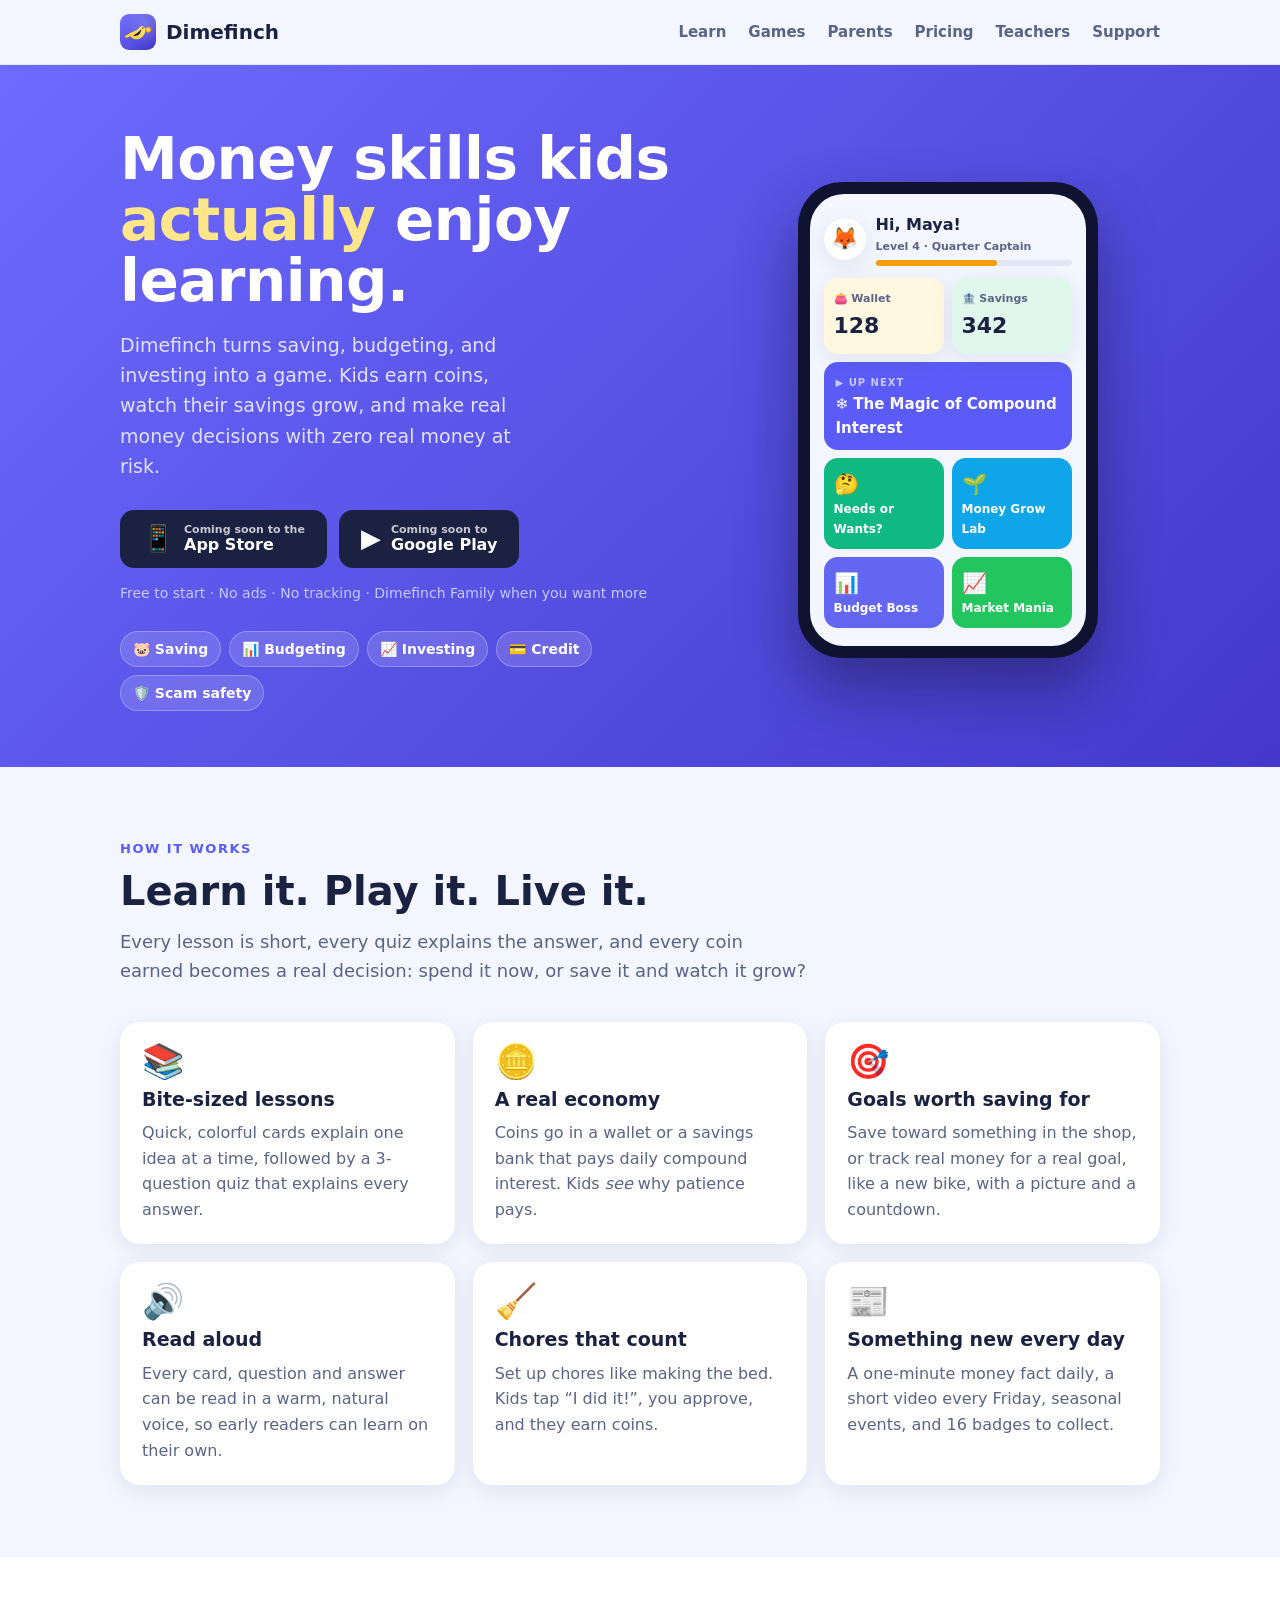
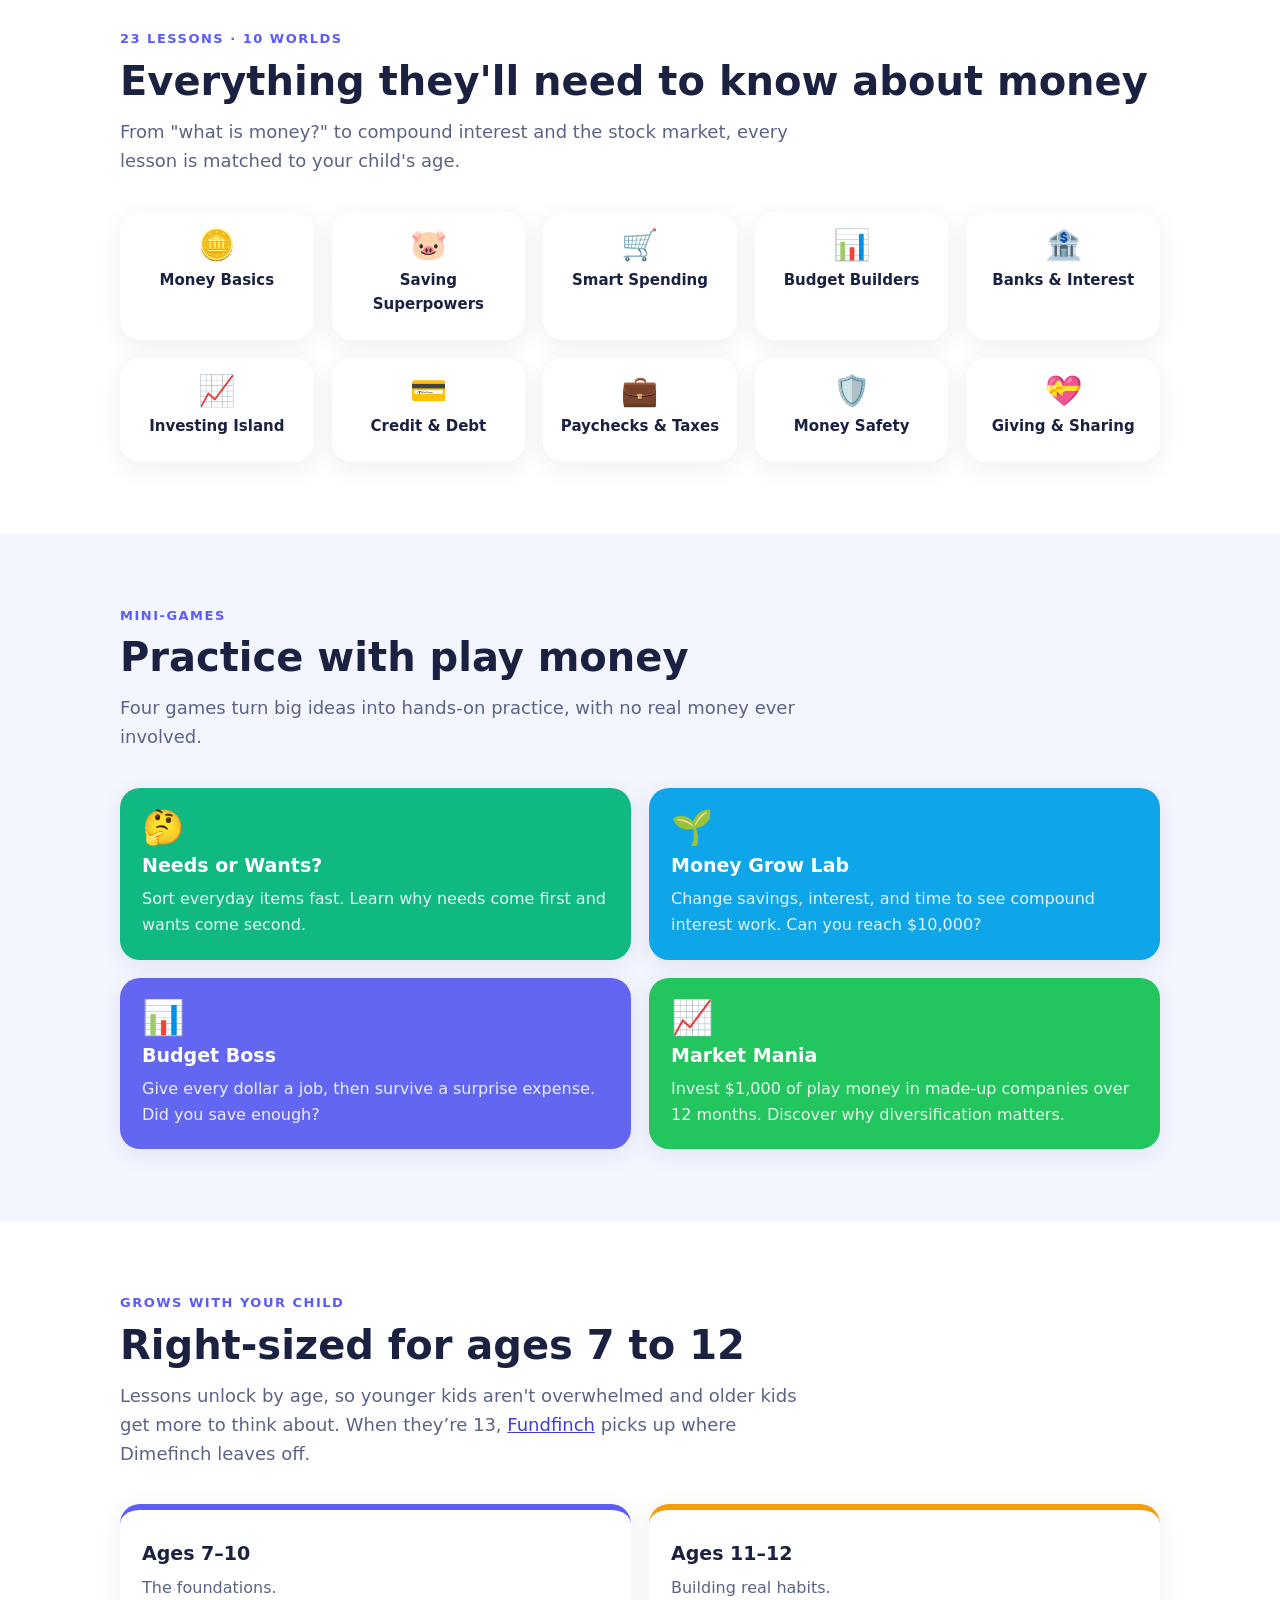
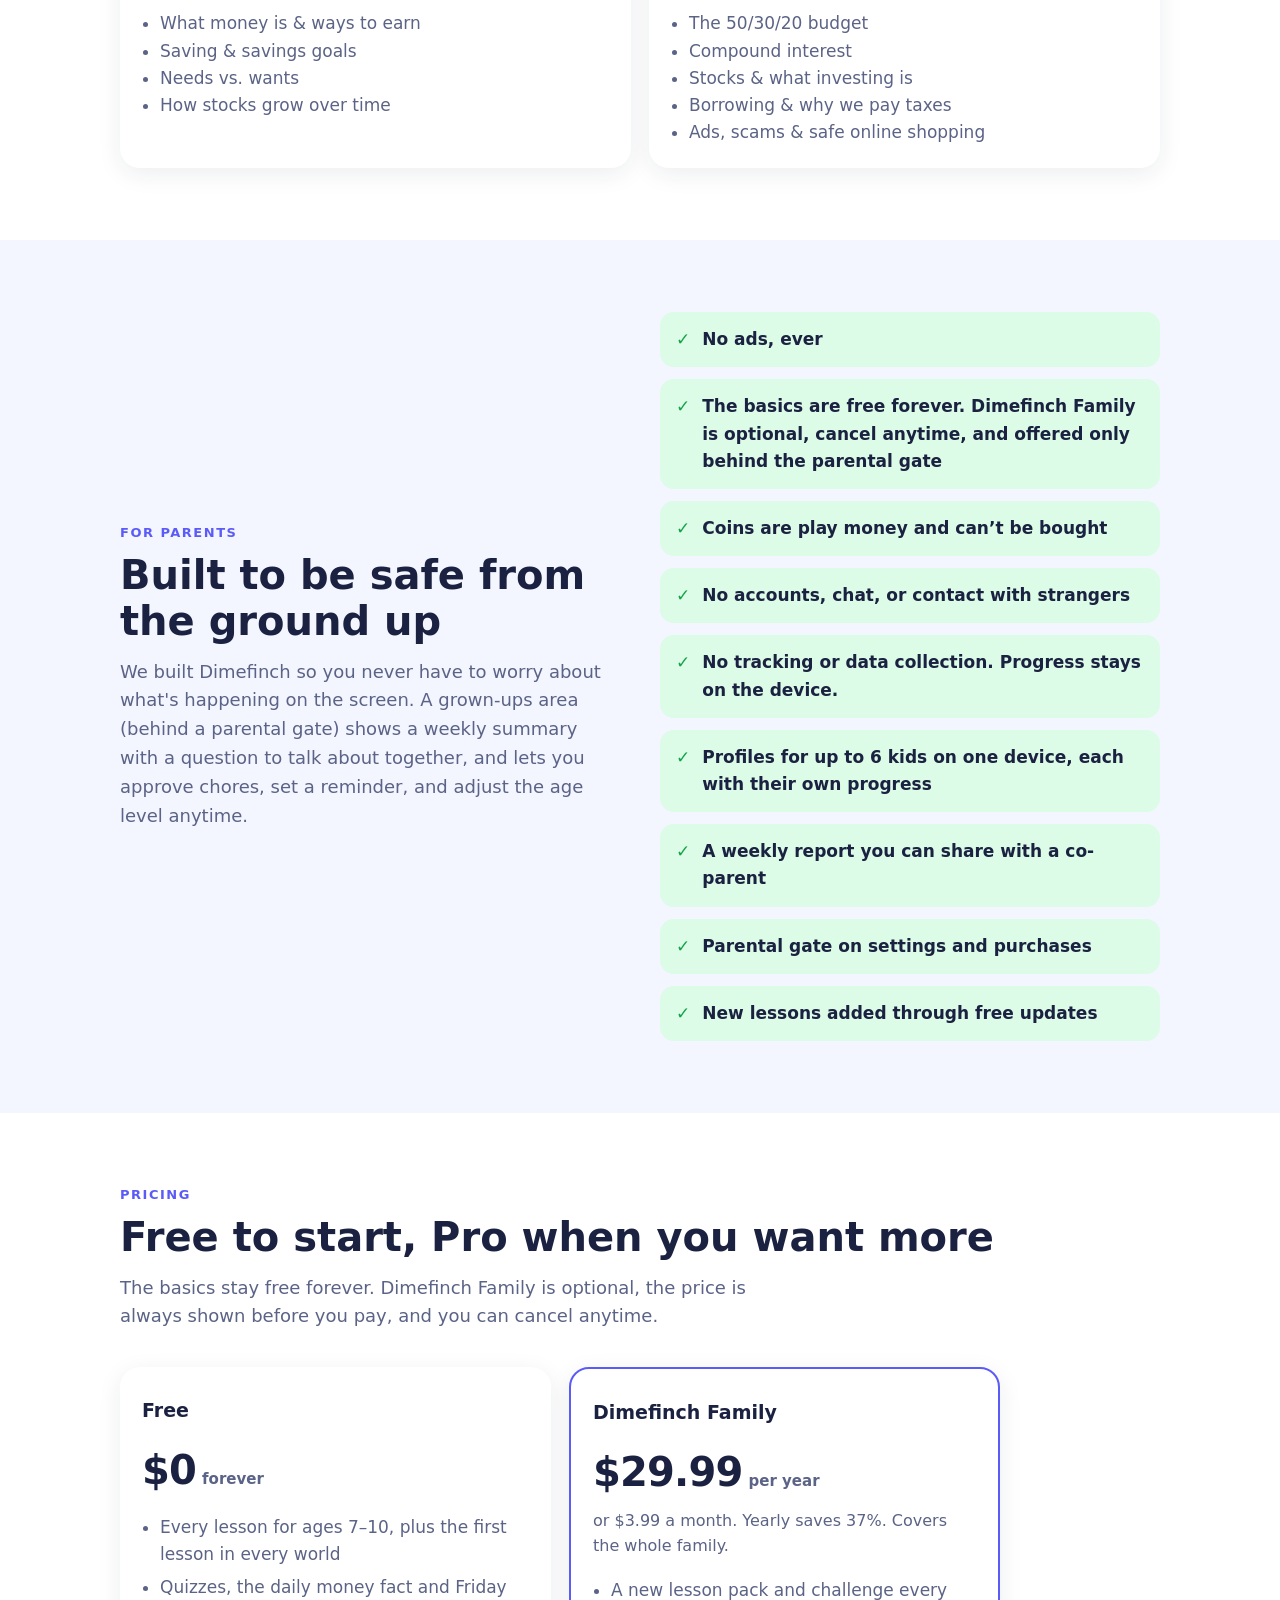
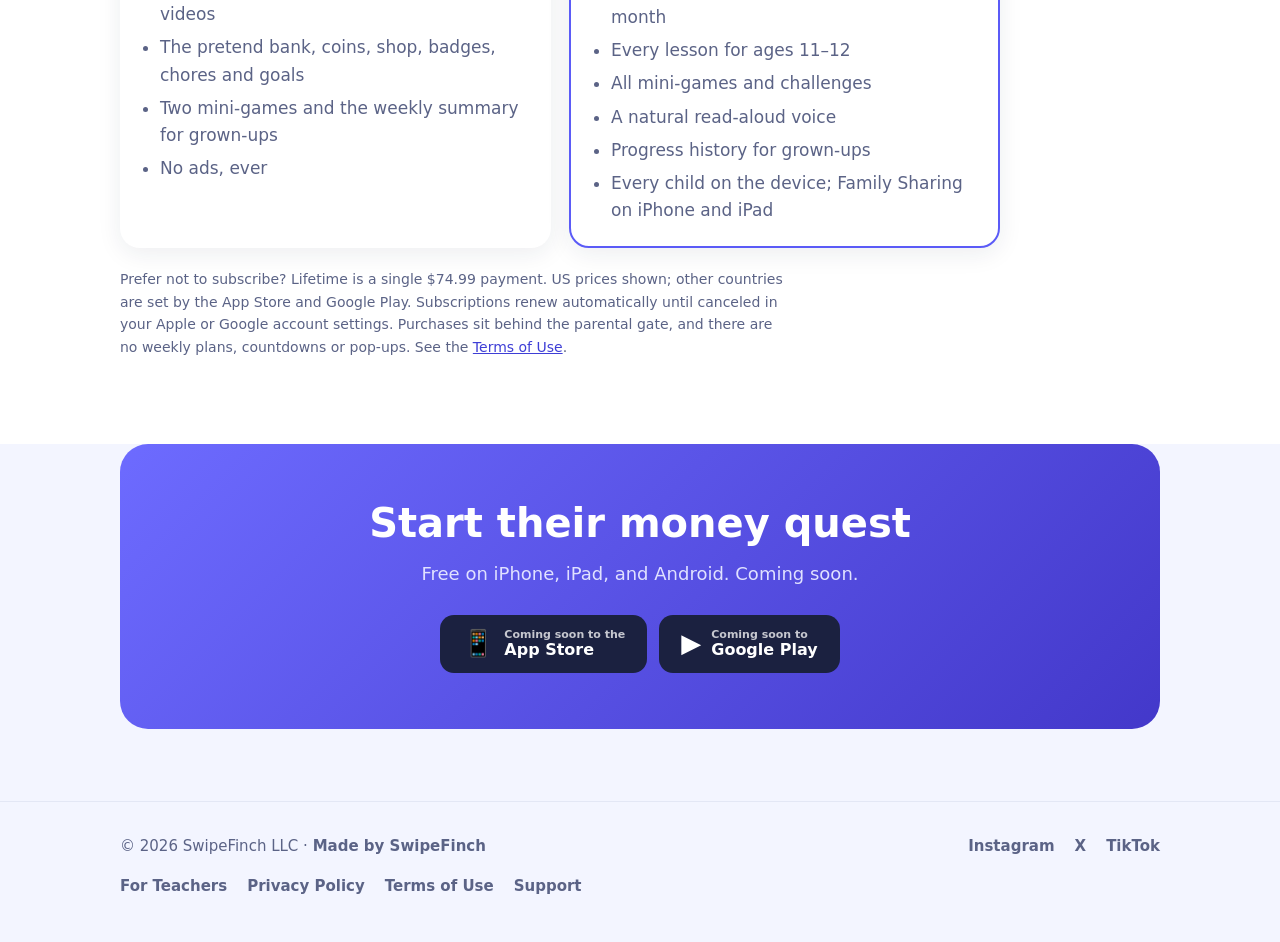
<file: index.html>
<!doctype html>
<html lang="en">
<head>
  <meta charset="utf-8">
  <meta name="viewport" content="width=device-width, initial-scale=1">
  <title>Dimefinch: Money Game for Kids</title>
  <meta name="description" content="Dimefinch teaches kids ages 7–12 how money works (saving, budgeting, investing and more) through fun lessons and games. Free to try, no ads, no tracking.">
  <meta property="og:title" content="Dimefinch: Money Game for Kids">
  <meta property="og:description" content="Fun lessons and games that teach kids 7–12 to save, budget, and invest. No ads, no tracking.">
  <meta property="og:image" content="icon.png">
  <link rel="icon" href="favicon.png">
  <link rel="apple-touch-icon" href="icon.png">
  <link rel="stylesheet" href="style.css">
</head>
<body>

<header class="nav">
  <div class="wrap">
    <a class="brand" href="index.html"><img src="icon.png" alt="">Dimefinch</a>
    <nav class="nav-links">
      <a href="#learn" class="hide-sm">Learn</a>
      <a href="#games" class="hide-sm">Games</a>
      <a href="#parents">Parents</a>
      <a href="#pricing" class="hide-sm">Pricing</a>
      <a href="teachers.html" class="hide-sm">Teachers</a>
      <a href="support.html">Support</a>
    </nav>
  </div>
</header>

<main>
  <div class="hero">
    <div class="wrap">
      <div>
        <h1>Money skills kids <em>actually</em> enjoy learning.</h1>
        <p class="lead">Dimefinch turns saving, budgeting, and investing into a game. Kids earn coins, watch their savings grow, and make real money decisions with zero real money at risk.</p>
        <div class="badges">
          <a class="btn btn-dark" aria-disabled="true"><span class="icon">📱</span><span><small>Coming soon to the</small>App Store</span></a>
          <a class="btn btn-dark" aria-disabled="true"><span class="icon">▶</span><span><small>Coming soon to</small>Google Play</span></a>
        </div>
        <p class="note">Free to start · No ads · No tracking · Dimefinch Family when you want more</p>
        <div class="chips">
          <span class="chip">🐷 Saving</span><span class="chip">📊 Budgeting</span><span class="chip">📈 Investing</span><span class="chip">💳 Credit</span><span class="chip">🛡️ Scam safety</span>
        </div>
      </div>

      <div class="phone" aria-label="Preview of the Dimefinch home screen">
        <div class="screen">
          <div class="s-head">
            <div class="s-ava">🦊</div>
            <div style="flex:1">
              <div class="s-name">Hi, Maya!</div>
              <div class="s-level">Level 4 · Quarter Captain</div>
              <div class="s-bar"><i></i></div>
            </div>
          </div>
          <div class="s-row">
            <div class="s-tile" style="background:#FFF7E0"><span>👛 Wallet</span><b>128</b></div>
            <div class="s-tile" style="background:#E0F7EC"><span>🏦 Savings</span><b>342</b></div>
          </div>
          <div class="s-next"><small>▶ UP NEXT</small><b>❄️ The Magic of Compound Interest</b></div>
          <div class="s-row">
            <div class="s-game" style="background:#10B981"><span class="e">🤔</span>Needs or Wants?</div>
            <div class="s-game" style="background:#0EA5E9"><span class="e">🌱</span>Money Grow Lab</div>
          </div>
          <div class="s-row" style="margin:0">
            <div class="s-game" style="background:#6366F1"><span class="e">📊</span>Budget Boss</div>
            <div class="s-game" style="background:#22C55E"><span class="e">📈</span>Market Mania</div>
          </div>
        </div>
      </div>
    </div>
  </div>

  <section id="how">
    <div class="wrap">
      <p class="eyebrow">How it works</p>
      <h2>Learn it. Play it. Live it.</h2>
      <p class="section-lead">Every lesson is short, every quiz explains the answer, and every coin earned becomes a real decision: spend it now, or save it and watch it grow?</p>
      <div class="grid grid-3">
        <div class="card"><div class="e">📚</div><h3>Bite-sized lessons</h3><p>Quick, colorful cards explain one idea at a time, followed by a 3-question quiz that explains every answer.</p></div>
        <div class="card"><div class="e">🪙</div><h3>A real economy</h3><p>Coins go in a wallet or a savings bank that pays daily compound interest. Kids <em>see</em> why patience pays.</p></div>
        <div class="card"><div class="e">🎯</div><h3>Goals worth saving for</h3><p>Save toward something in the shop, or track real money for a real goal, like a new bike, with a picture and a countdown.</p></div>
        <div class="card"><div class="e">🔊</div><h3>Read aloud</h3><p>Every card, question and answer can be read in a warm, natural voice, so early readers can learn on their own.</p></div>
        <div class="card"><div class="e">🧹</div><h3>Chores that count</h3><p>Set up chores like making the bed. Kids tap “I did it!”, you approve, and they earn coins.</p></div>
        <div class="card"><div class="e">📰</div><h3>Something new every day</h3><p>A one-minute money fact daily, a short video every Friday, seasonal events, and 16 badges to collect.</p></div>
      </div>
    </div>
  </section>

  <section id="learn" class="alt">
    <div class="wrap">
      <p class="eyebrow">23 lessons · 10 worlds</p>
      <h2>Everything they'll need to know about money</h2>
      <p class="section-lead">From "what is money?" to compound interest and the stock market, every lesson is matched to your child's age.</p>
      <div class="grid grid-5">
        <div class="card world"><div class="e">🪙</div><h3>Money Basics</h3></div>
        <div class="card world"><div class="e">🐷</div><h3>Saving Superpowers</h3></div>
        <div class="card world"><div class="e">🛒</div><h3>Smart Spending</h3></div>
        <div class="card world"><div class="e">📊</div><h3>Budget Builders</h3></div>
        <div class="card world"><div class="e">🏦</div><h3>Banks &amp; Interest</h3></div>
        <div class="card world"><div class="e">📈</div><h3>Investing Island</h3></div>
        <div class="card world"><div class="e">💳</div><h3>Credit &amp; Debt</h3></div>
        <div class="card world"><div class="e">💼</div><h3>Paychecks &amp; Taxes</h3></div>
        <div class="card world"><div class="e">🛡️</div><h3>Money Safety</h3></div>
        <div class="card world"><div class="e">💝</div><h3>Giving &amp; Sharing</h3></div>
      </div>
    </div>
  </section>

  <section id="games">
    <div class="wrap">
      <p class="eyebrow">Mini-games</p>
      <h2>Practice with play money</h2>
      <p class="section-lead">Four games turn big ideas into hands-on practice, with no real money ever involved.</p>
      <div class="grid grid-2">
        <div class="card game" style="background:#10B981"><div class="e">🤔</div><h3>Needs or Wants?</h3><p>Sort everyday items fast. Learn why needs come first and wants come second.</p></div>
        <div class="card game" style="background:#0EA5E9"><div class="e">🌱</div><h3>Money Grow Lab</h3><p>Change savings, interest, and time to see compound interest work. Can you reach $10,000?</p></div>
        <div class="card game" style="background:#6366F1"><div class="e">📊</div><h3>Budget Boss</h3><p>Give every dollar a job, then survive a surprise expense. Did you save enough?</p></div>
        <div class="card game" style="background:#22C55E"><div class="e">📈</div><h3>Market Mania</h3><p>Invest $1,000 of play money in made-up companies over 12 months. Discover why diversification matters.</p></div>
      </div>
    </div>
  </section>

  <section class="alt ages">
    <div class="wrap">
      <p class="eyebrow">Grows with your child</p>
      <h2>Right-sized for ages 7 to 12</h2>
      <p class="section-lead">Lessons unlock by age, so younger kids aren't overwhelmed and older kids get more to think about. When they’re 13, <a href="https://fundfinch.app">Fundfinch</a> picks up where Dimefinch leaves off.</p>
      <div class="grid grid-2">
        <div class="card"><h3>Ages 7–10</h3><p>The foundations.</p><ul><li>What money is &amp; ways to earn</li><li>Saving &amp; savings goals</li><li>Needs vs. wants</li><li>How stocks grow over time</li></ul></div>
        <div class="card"><h3>Ages 11–12</h3><p>Building real habits.</p><ul><li>The 50/30/20 budget</li><li>Compound interest</li><li>Stocks &amp; what investing is</li><li>Borrowing &amp; why we pay taxes</li><li>Ads, scams &amp; safe online shopping</li></ul></div>
      </div>
    </div>
  </section>

  <section id="parents">
    <div class="wrap parents">
      <div>
        <p class="eyebrow">For parents</p>
        <h2>Built to be safe from the ground up</h2>
        <p class="section-lead" style="margin-bottom:0">We built Dimefinch so you never have to worry about what's happening on the screen. A grown-ups area (behind a parental gate) shows a weekly summary with a question to talk about together, and lets you approve chores, set a reminder, and adjust the age level anytime.</p>
      </div>
      <ul class="checks">
        <li>No ads, ever</li>
        <li>The basics are free forever. Dimefinch Family is optional, cancel anytime, and offered only behind the parental gate</li>
        <li>Coins are play money and can’t be bought</li>
        <li>No accounts, chat, or contact with strangers</li>
        <li>No tracking or data collection. Progress stays on the device.</li>
        <li>Profiles for up to 6 kids on one device, each with their own progress</li>
        <li>A weekly report you can share with a co-parent</li>
        <li>Parental gate on settings and purchases</li>
        <li>New lessons added through free updates</li>
      </ul>
    </div>
  </section>

  <section id="pricing" class="alt">
    <div class="wrap">
      <p class="eyebrow">Pricing</p>
      <h2>Free to start, Pro when you want more</h2>
      <p class="section-lead">The basics stay free forever. Dimefinch Family is optional, the price is always shown before you pay, and you can cancel anytime.</p>
      <div class="grid grid-2 price-grid">
        <div class="card price-card">
          <h3>Free</h3>
          <div class="price">$0<small>forever</small></div>
          <ul>
            <li>Every lesson for ages 7–10, plus the first lesson in every world</li>
            <li>Quizzes, the daily money fact and Friday videos</li>
            <li>The pretend bank, coins, shop, badges, chores and goals</li>
            <li>Two mini-games and the weekly summary for grown-ups</li>
            <li>No ads, ever</li>
          </ul>
        </div>
        <div class="card price-card family">
          <h3>Dimefinch Family</h3>
          <div class="price">$29.99<small>per year</small></div>
          <p class="tag">or $3.99 a month. Yearly saves 37%. Covers the whole family.</p>
          <ul>
            <li>A new lesson pack and challenge every month</li>
            <li>Every lesson for ages 11–12</li>
            <li>All mini-games and challenges</li>
            <li>A natural read-aloud voice</li>
            <li>Progress history for grown-ups</li>
            <li>Every child on the device; Family Sharing on iPhone and iPad</li>
          </ul>
        </div>
      </div>
      <p class="fine">Prefer not to subscribe? Lifetime is a single $74.99 payment. US prices shown; other countries are set by the App Store and Google Play. Subscriptions renew automatically until canceled in your Apple or Google account settings. Purchases sit behind the parental gate, and there are no weekly plans, countdowns or pop-ups. See the <a href="terms.html">Terms of Use</a>.</p>
    </div>
  </section>

  <section style="padding-top:0">
    <div class="wrap">
      <div class="cta">
        <h2>Start their money quest</h2>
        <p>Free on iPhone, iPad, and Android. Coming soon.</p>
        <div class="badges">
          <a class="btn btn-dark" aria-disabled="true"><span class="icon">📱</span><span><small>Coming soon to the</small>App Store</span></a>
          <a class="btn btn-dark" aria-disabled="true"><span class="icon">▶</span><span><small>Coming soon to</small>Google Play</span></a>
        </div>
      </div>
    </div>
  </section>
</main>

<footer>
  <div class="wrap">
    <span>© 2026 SwipeFinch LLC · <a href="https://swipefinch.com" rel="noopener">Made by SwipeFinch</a></span>
    <nav class="social" aria-label="Dimefinch on social media"><a href="https://instagram.com/dimefinch" rel="noopener">Instagram</a><a href="https://x.com/dimefinch" rel="noopener">X</a><a href="https://www.tiktok.com/@dimefinch" rel="noopener">TikTok</a></nav>
    <nav><a href="teachers.html">For Teachers</a><a href="privacy.html">Privacy Policy</a><a href="terms.html">Terms of Use</a><a href="support.html">Support</a></nav>
  </div>
</footer>

</body>
</html>
</file>
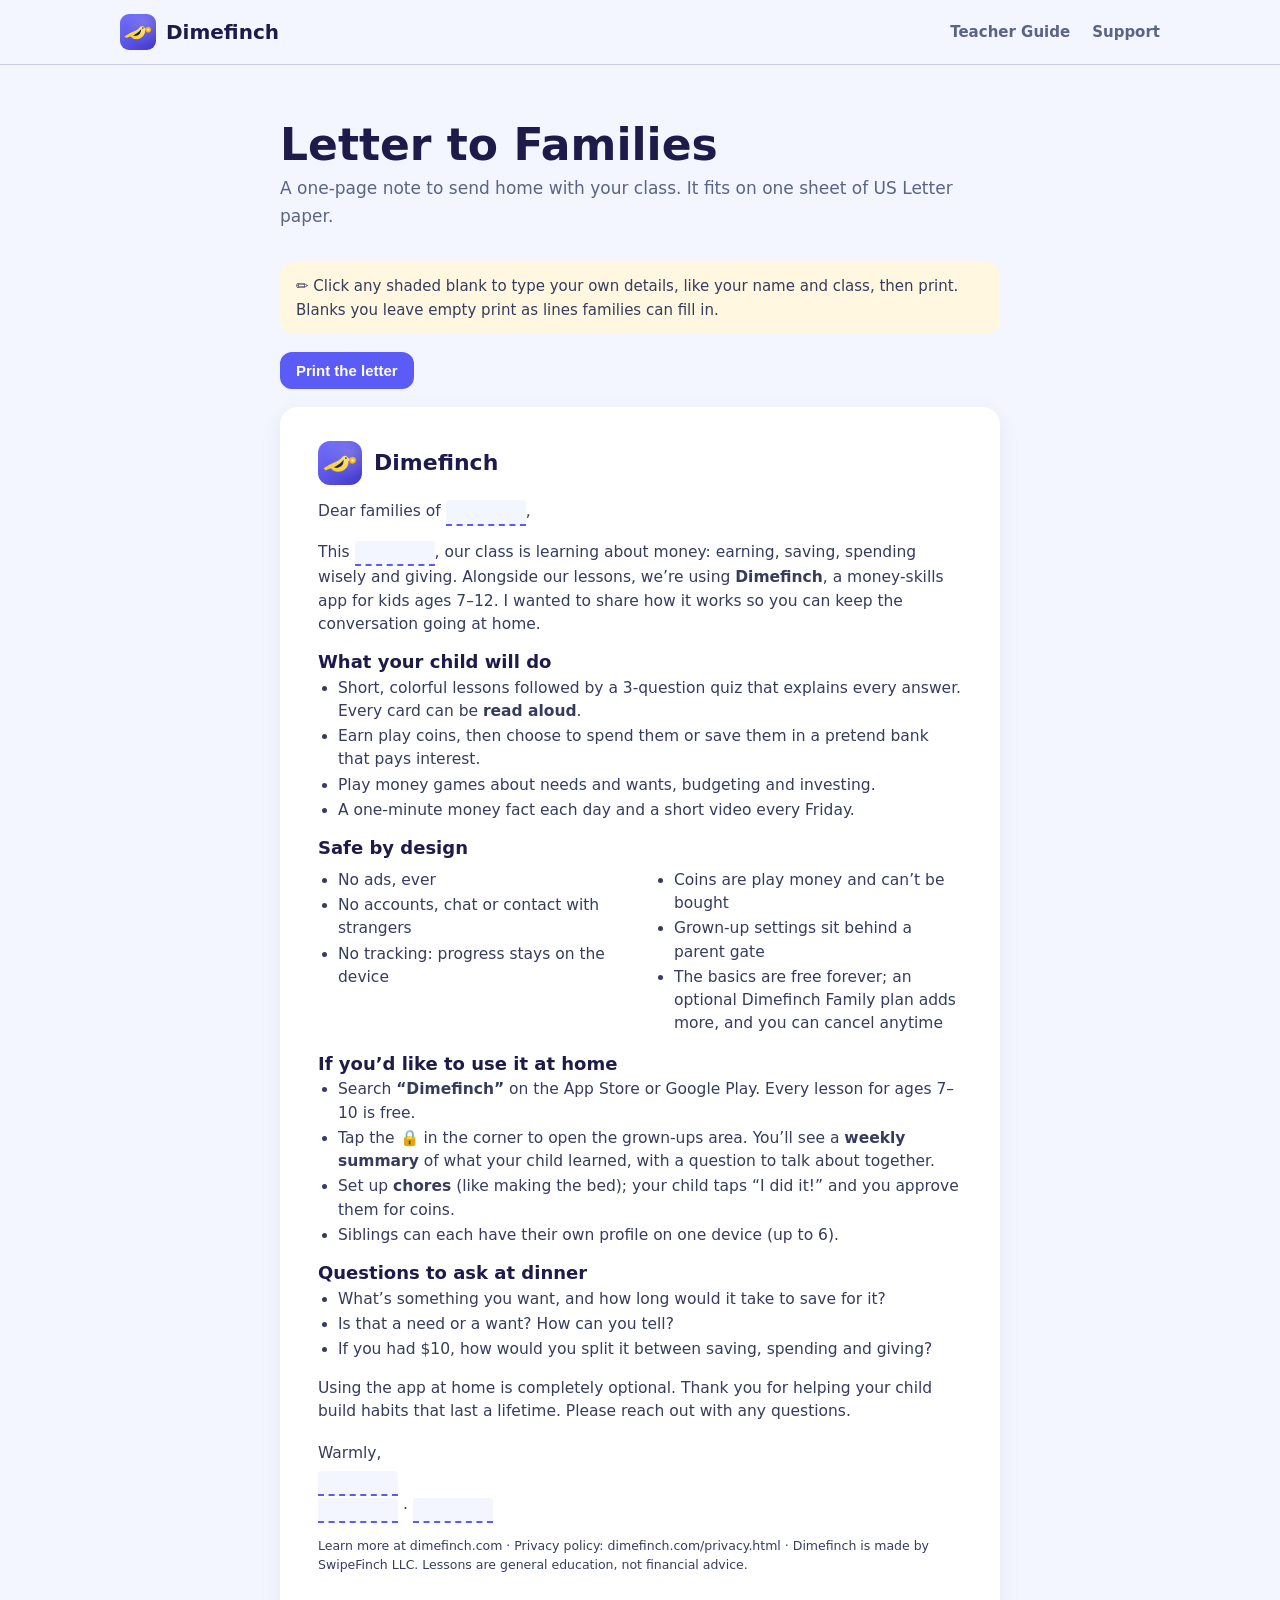
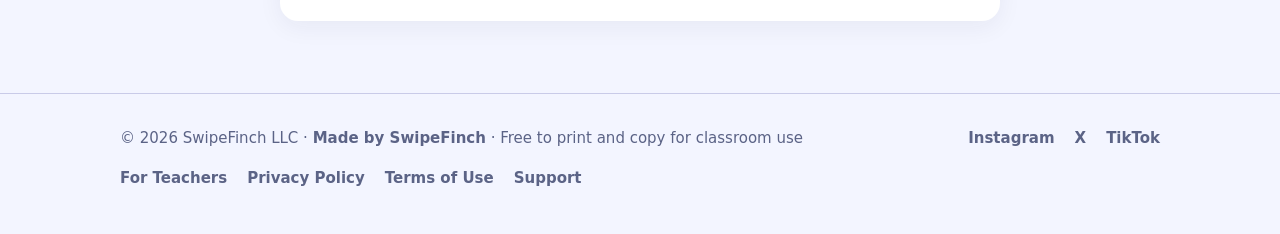
<file: parent-letter.html>
<!doctype html>
<html lang="en">
<head>
  <meta charset="utf-8">
  <meta name="viewport" content="width=device-width, initial-scale=1">
  <title>Letter to Families · Dimefinch</title>
  <meta name="description" content="A printable one-page letter teachers can send home to introduce Dimefinch, the money-skills app for kids 7–12.">
  <link rel="icon" href="favicon.png">
  <link rel="stylesheet" href="style.css">
  <style>
    :root { --ink: #1E1B4B; --line: #C9CBE8; --brand: #5B5BF7; }
    .tip { background: #FFF7E0; border-radius: 14px; padding: 12px 16px; font-size: 15px; margin: 0 0 18px; }
    .print { display: inline-block; padding: 10px 16px; border-radius: 12px; background: var(--brand); color: #fff; font-weight: 800; border: 0; font-size: 15px; cursor: pointer; margin-bottom: 18px; }
    .letter { background: #fff; border-radius: 18px; padding: 34px 38px; box-shadow: 0 6px 24px rgba(30, 27, 75, 0.06); color: var(--ink); font-size: 15.5px; line-height: 1.5; }
    .letter .top { display: flex; align-items: center; gap: 12px; margin-bottom: 14px; }
    .letter .top img { width: 44px; height: 44px; border-radius: 12px; }
    .letter .top b { font-size: 22px; }
    .letter h2 { font-size: 18px; margin: 16px 0 4px; }
    .letter ul { margin: 4px 0 0; padding-left: 20px; }
    .letter li { margin: 2px 0; }
    .edit { border-bottom: 2px dashed var(--brand); padding: 0 4px; min-width: 80px; display: inline-block; outline: none; background: #F3F5FF; border-radius: 4px 4px 0 0; }
    .edit:focus { background: #E8EAFF; }
    .two { display: grid; grid-template-columns: 1fr 1fr; gap: 0 28px; }
    .sign { margin-top: 18px; }
    .small { font-size: 12.5px; color: #55597a; margin-top: 14px; }
    @media (max-width: 640px) { .letter { padding: 22px 18px; } .two { grid-template-columns: 1fr; } }
    @media print {
      @page { size: letter; margin: 0.5in; }
      header.nav, footer, .noprint { display: none !important; }
      body { background: #fff; }
      main.doc { max-width: none; padding: 0; margin: 0; }
      .letter { box-shadow: none; padding: 0; border-radius: 0; font-size: 13.5px; line-height: 1.42; }
      .letter h2 { font-size: 15.5px; margin-top: 11px; }
      .edit { background: none; border-bottom: none; padding: 0; min-width: 0; }
      .edit:empty { border-bottom: 1.5px solid var(--ink); min-width: 140px; }
      .two { grid-template-columns: 1fr 1fr; }
    }
  </style>
</head>
<body>

<header class="nav">
  <div class="wrap">
    <a class="brand" href="index.html"><img src="icon.png" alt="">Dimefinch</a>
    <nav class="nav-links">
      <a href="teachers.html">Teacher Guide</a>
      <a href="support.html">Support</a>
    </nav>
  </div>
</header>

<main class="doc">
  <div class="noprint">
    <h1>Letter to Families</h1>
    <p class="updated">A one-page note to send home with your class. It fits on one sheet of US Letter paper.</p>
    <p class="tip">✏️ Click any shaded blank to type your own details, like your name and class, then print. Blanks you leave empty print as lines families can fill in.</p>
    <button class="print" onclick="window.print()">Print the letter</button>
  </div>

  <article class="letter">
    <div class="top"><img src="icon.png" alt=""><b>Dimefinch</b></div>

    <p>Dear families of <span class="edit" contenteditable="true" aria-label="Class or grade"></span>,</p>

    <p>This <span class="edit" contenteditable="true" aria-label="Month or term"></span>, our class is learning about money: earning, saving, spending wisely and giving. Alongside our lessons, we’re using <strong>Dimefinch</strong>, a money-skills app for kids ages 7–12. I wanted to share how it works so you can keep the conversation going at home.</p>

    <h2>What your child will do</h2>
    <ul>
      <li>Short, colorful lessons followed by a 3-question quiz that explains every answer. Every card can be <strong>read aloud</strong>.</li>
      <li>Earn play coins, then choose to spend them or save them in a pretend bank that pays interest.</li>
      <li>Play money games about needs and wants, budgeting and investing.</li>
      <li>A one-minute money fact each day and a short video every Friday.</li>
    </ul>

    <h2>Safe by design</h2>
    <div class="two">
      <ul>
        <li>No ads, ever</li>
        <li>No accounts, chat or contact with strangers</li>
        <li>No tracking: progress stays on the device</li>
      </ul>
      <ul>
        <li>Coins are play money and can’t be bought</li>
        <li>Grown-up settings sit behind a parent gate</li>
        <li>The basics are free forever; an optional Dimefinch Family plan adds more, and you can cancel anytime</li>
      </ul>
    </div>

    <h2>If you’d like to use it at home</h2>
    <ul>
      <li>Search <strong>“Dimefinch”</strong> on the App Store or Google Play. Every lesson for ages 7–10 is free.</li>
      <li>Tap the 🔒 in the corner to open the grown-ups area. You’ll see a <strong>weekly summary</strong> of what your child learned, with a question to talk about together.</li>
      <li>Set up <strong>chores</strong> (like making the bed); your child taps “I did it!” and you approve them for coins.</li>
      <li>Siblings can each have their own profile on one device (up to 6).</li>
    </ul>

    <h2>Questions to ask at dinner</h2>
    <ul>
      <li>What’s something you want, and how long would it take to save for it?</li>
      <li>Is that a need or a want? How can you tell?</li>
      <li>If you had $10, how would you split it between saving, spending and giving?</li>
    </ul>

    <p>Using the app at home is completely optional. Thank you for helping your child build habits that last a lifetime. Please reach out with any questions.</p>

    <div class="sign">
      <p style="margin:0">Warmly,</p>
      <p style="margin:6px 0 0"><span class="edit" contenteditable="true" aria-label="Teacher name"></span></p>
      <p style="margin:2px 0 0"><span class="edit" contenteditable="true" aria-label="School"></span> · <span class="edit" contenteditable="true" aria-label="Email or phone"></span></p>
    </div>

    <p class="small">Learn more at dimefinch.com · Privacy policy: dimefinch.com/privacy.html · Dimefinch is made by SwipeFinch LLC. Lessons are general education, not financial advice.</p>
  </article>
</main>

<footer>
  <div class="wrap">
    <span>© 2026 SwipeFinch LLC · <a href="https://swipefinch.com" rel="noopener">Made by SwipeFinch</a> · Free to print and copy for classroom use</span>
    <nav class="social" aria-label="Dimefinch on social media"><a href="https://instagram.com/dimefinch" rel="noopener">Instagram</a><a href="https://x.com/dimefinch" rel="noopener">X</a><a href="https://www.tiktok.com/@dimefinch" rel="noopener">TikTok</a></nav>
    <nav><a href="teachers.html">For Teachers</a><a href="privacy.html">Privacy Policy</a><a href="terms.html">Terms of Use</a><a href="support.html">Support</a></nav>
  </div>
</footer>

</body>
</html>
</file>
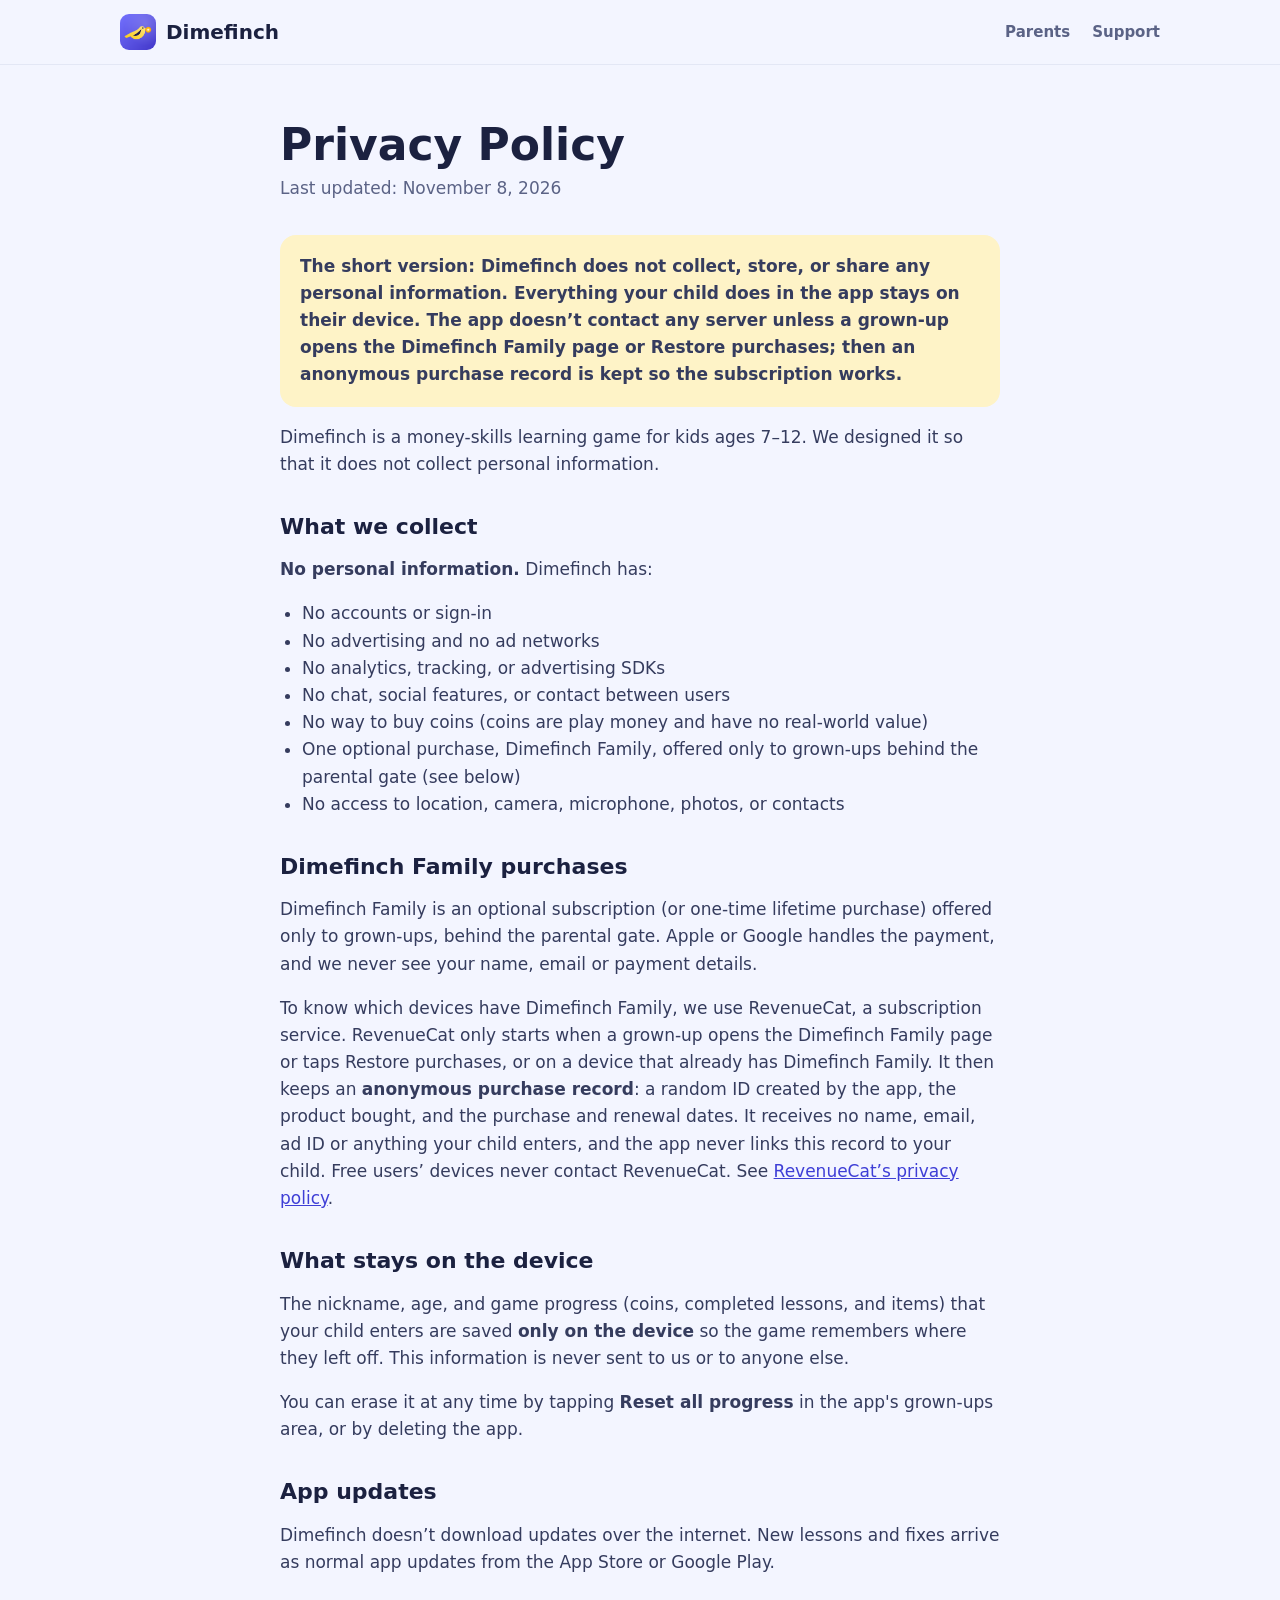
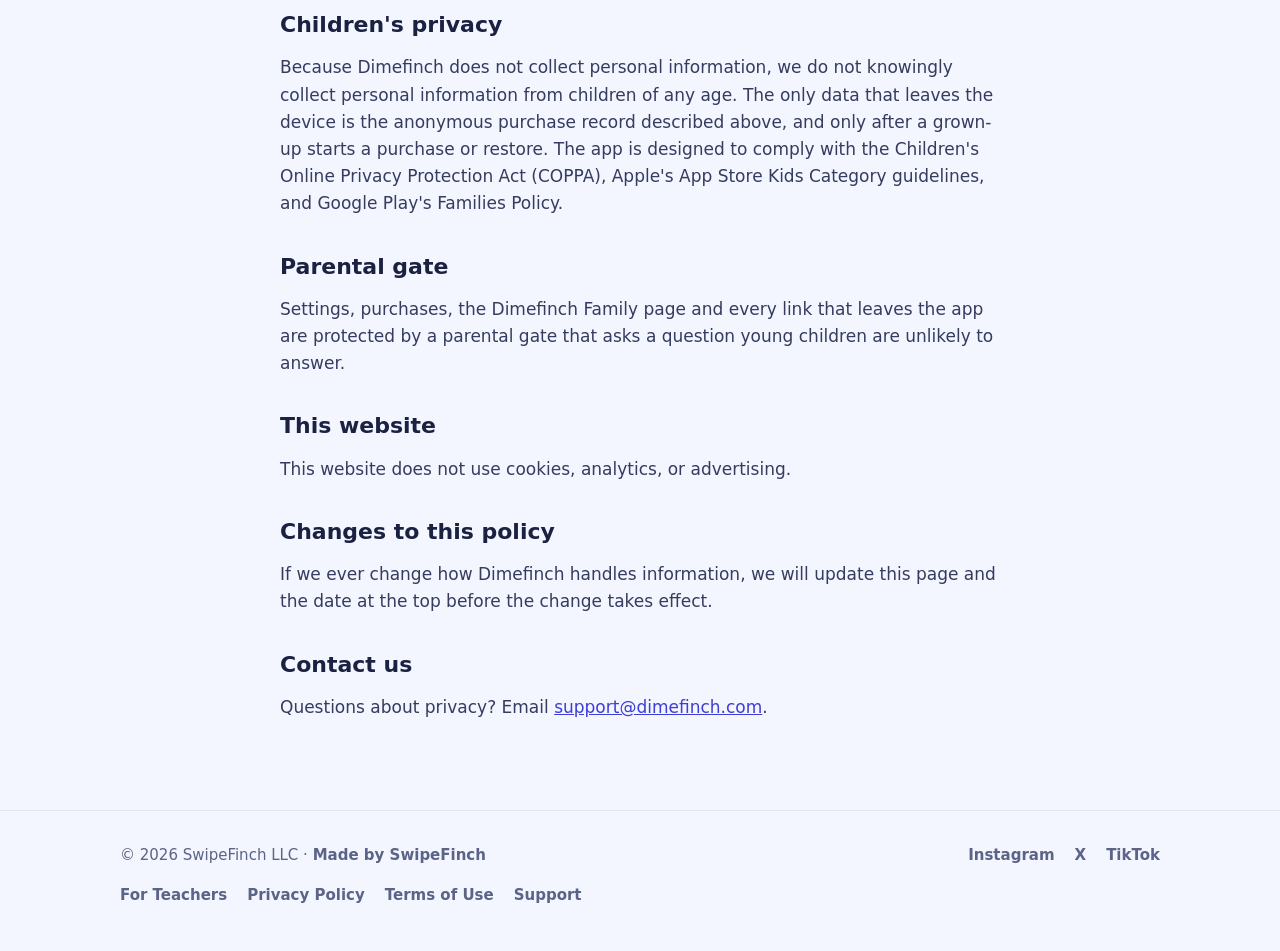
<file: privacy.html>
<!doctype html>
<html lang="en">
<head>
  <meta charset="utf-8">
  <meta name="viewport" content="width=device-width, initial-scale=1">
  <title>Privacy Policy · Dimefinch</title>
  <meta name="description" content="Dimefinch does not collect personal information. Read our privacy policy.">
  <link rel="icon" href="favicon.png">
  <link rel="stylesheet" href="style.css">
</head>
<body>

<header class="nav">
  <div class="wrap">
    <a class="brand" href="index.html"><img src="icon.png" alt="">Dimefinch</a>
    <nav class="nav-links">
      <a href="index.html#parents">Parents</a>
      <a href="support.html">Support</a>
    </nav>
  </div>
</header>

<main class="doc">
  <h1>Privacy Policy</h1>
  <p class="updated">Last updated: November 8, 2026</p>

  <p class="callout">The short version: Dimefinch does not collect, store, or share any personal information. Everything your child does in the app stays on their device. The app doesn’t contact any server unless a grown-up opens the Dimefinch Family page or Restore purchases; then an anonymous purchase record is kept so the subscription works.</p>

  <p>Dimefinch is a money-skills learning game for kids ages 7–12. We designed it so that it does not collect personal information.</p>

  <h2>What we collect</h2>
  <p><strong>No personal information.</strong> Dimefinch has:</p>
  <ul>
    <li>No accounts or sign-in</li>
    <li>No advertising and no ad networks</li>
    <li>No analytics, tracking, or advertising SDKs</li>
    <li>No chat, social features, or contact between users</li>
    <li>No way to buy coins (coins are play money and have no real-world value)</li>
    <li>One optional purchase, Dimefinch Family, offered only to grown-ups behind the parental gate (see below)</li>
    <li>No access to location, camera, microphone, photos, or contacts</li>
  </ul>

  <h2>Dimefinch Family purchases</h2>
  <p>Dimefinch Family is an optional subscription (or one-time lifetime purchase) offered only to grown-ups, behind the parental gate. Apple or Google handles the payment, and we never see your name, email or payment details.</p>
  <p>To know which devices have Dimefinch Family, we use RevenueCat, a subscription service. RevenueCat only starts when a grown-up opens the Dimefinch Family page or taps Restore purchases, or on a device that already has Dimefinch Family. It then keeps an <strong>anonymous purchase record</strong>: a random ID created by the app, the product bought, and the purchase and renewal dates. It receives no name, email, ad ID or anything your child enters, and the app never links this record to your child. Free users’ devices never contact RevenueCat. See <a href="https://www.revenuecat.com/privacy/" rel="noopener">RevenueCat’s privacy policy</a>.</p>

  <h2>What stays on the device</h2>
  <p>The nickname, age, and game progress (coins, completed lessons, and items) that your child enters are saved <strong>only on the device</strong> so the game remembers where they left off. This information is never sent to us or to anyone else.</p>
  <p>You can erase it at any time by tapping <strong>Reset all progress</strong> in the app's grown-ups area, or by deleting the app.</p>

  <h2>App updates</h2>
  <p>Dimefinch doesn’t download updates over the internet. New lessons and fixes arrive as normal app updates from the App Store or Google Play.</p>

  <h2>Children's privacy</h2>
  <p>Because Dimefinch does not collect personal information, we do not knowingly collect personal information from children of any age. The only data that leaves the device is the anonymous purchase record described above, and only after a grown-up starts a purchase or restore. The app is designed to comply with the Children's Online Privacy Protection Act (COPPA), Apple's App Store Kids Category guidelines, and Google Play's Families Policy.</p>

  <h2>Parental gate</h2>
  <p>Settings, purchases, the Dimefinch Family page and every link that leaves the app are protected by a parental gate that asks a question young children are unlikely to answer.</p>

  <h2>This website</h2>
  <p>This website does not use cookies, analytics, or advertising.</p>

  <h2>Changes to this policy</h2>
  <p>If we ever change how Dimefinch handles information, we will update this page and the date at the top before the change takes effect.</p>

  <h2>Contact us</h2>
  <p>Questions about privacy? Email <a href="mailto:support@dimefinch.com">support@dimefinch.com</a>.</p>
</main>

<footer>
  <div class="wrap">
    <span>© 2026 SwipeFinch LLC · <a href="https://swipefinch.com" rel="noopener">Made by SwipeFinch</a></span>
    <nav class="social" aria-label="Dimefinch on social media"><a href="https://instagram.com/dimefinch" rel="noopener">Instagram</a><a href="https://x.com/dimefinch" rel="noopener">X</a><a href="https://www.tiktok.com/@dimefinch" rel="noopener">TikTok</a></nav>
    <nav><a href="teachers.html">For Teachers</a><a href="privacy.html">Privacy Policy</a><a href="terms.html">Terms of Use</a><a href="support.html">Support</a></nav>
  </div>
</footer>

</body>
</html>
</file>
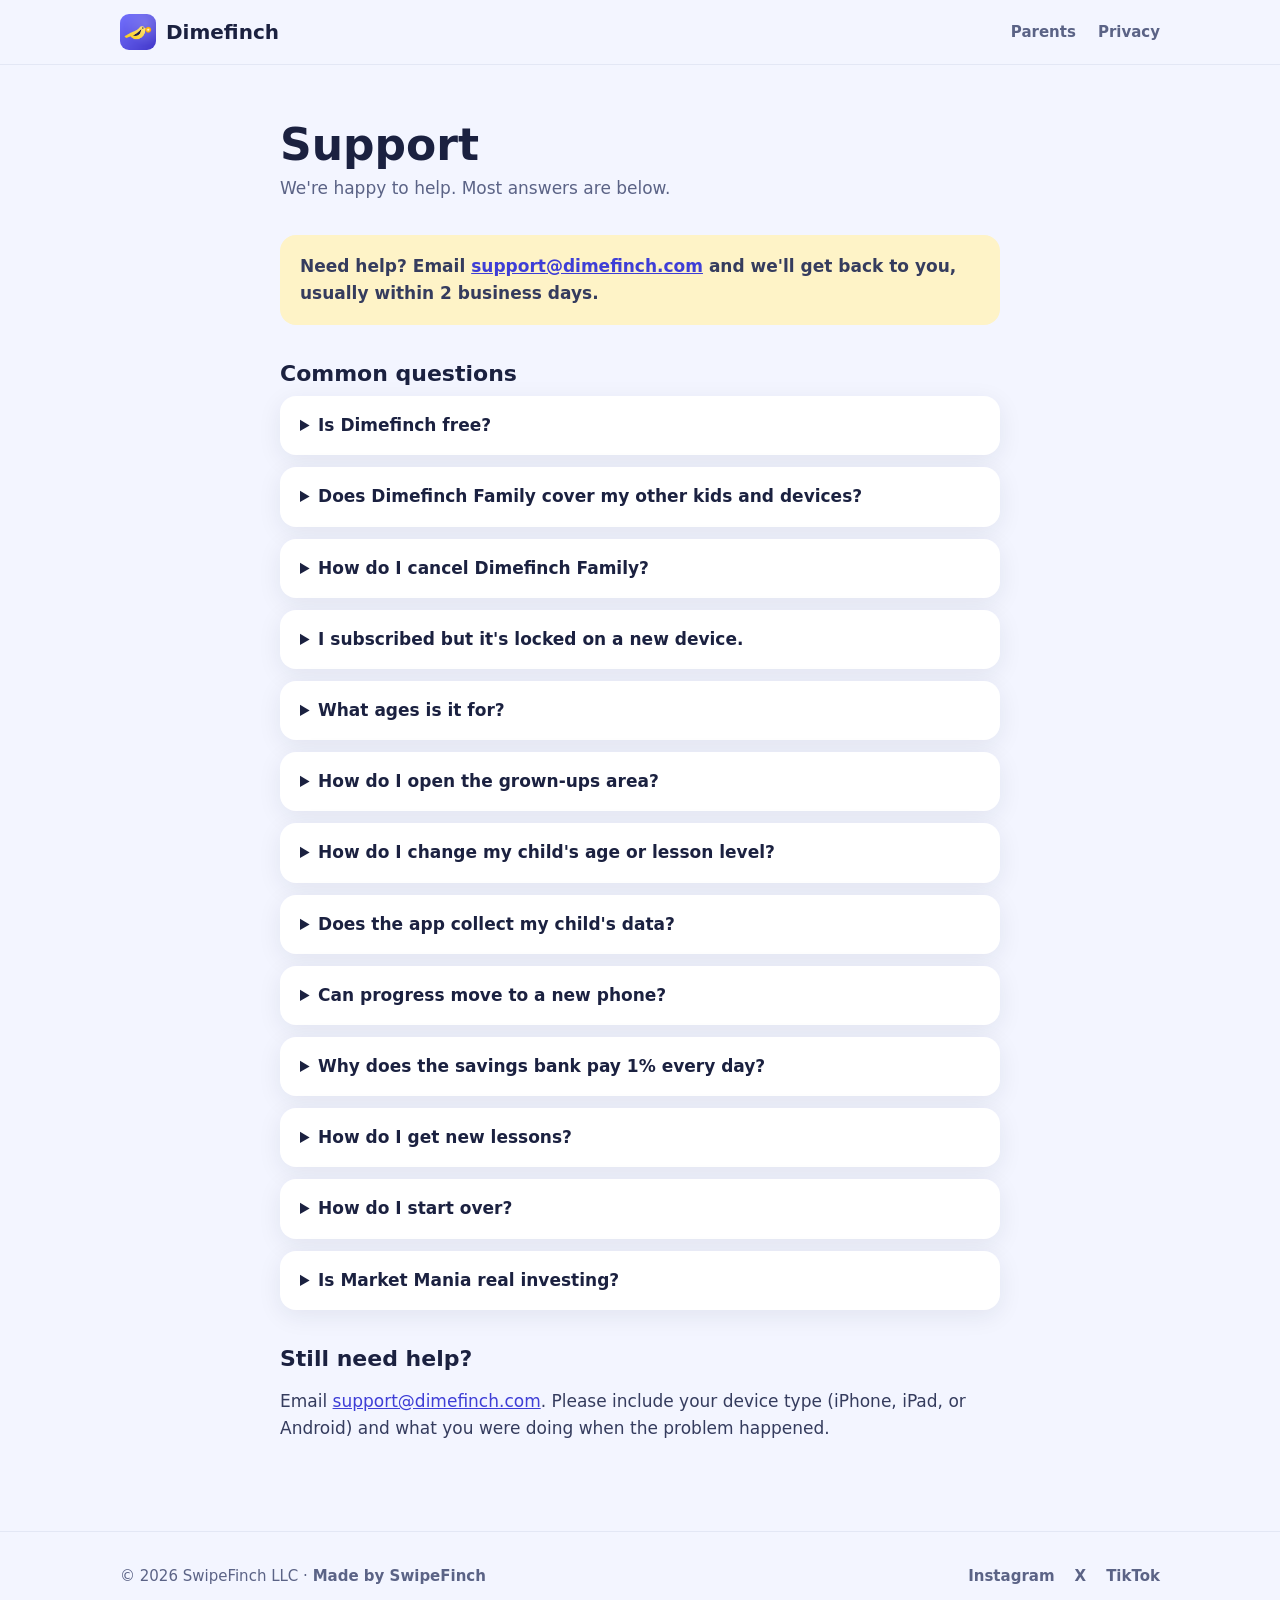
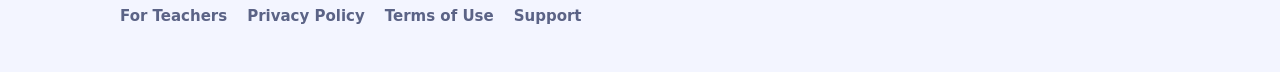
<file: support.html>
<!doctype html>
<html lang="en">
<head>
  <meta charset="utf-8">
  <meta name="viewport" content="width=device-width, initial-scale=1">
  <title>Support · Dimefinch</title>
  <meta name="description" content="Get help with Dimefinch: answers to common questions and how to contact us.">
  <link rel="icon" href="favicon.png">
  <link rel="stylesheet" href="style.css">
</head>
<body>

<header class="nav">
  <div class="wrap">
    <a class="brand" href="index.html"><img src="icon.png" alt="">Dimefinch</a>
    <nav class="nav-links">
      <a href="index.html#parents">Parents</a>
      <a href="privacy.html">Privacy</a>
    </nav>
  </div>
</header>

<main class="doc">
  <h1>Support</h1>
  <p class="updated">We're happy to help. Most answers are below.</p>

  <p class="callout">Need help? Email <a href="mailto:support@dimefinch.com">support@dimefinch.com</a> and we'll get back to you, usually within 2 business days.</p>

  <h2>Common questions</h2>

  <details>
    <summary>Is Dimefinch free?</summary>
    <p>Yes, and the basics stay free forever: every lesson for ages 7–10, the first lesson in every world, quizzes, the daily money fact, videos, the pretend bank and two games, with no ads. <strong>Dimefinch Family</strong> is optional: $3.99 a month or $29.99 a year (or $74.99 once for lifetime) adds a new lesson pack every month, every ages 11–12 lesson, all games and challenges, a natural read-aloud voice and progress history. It’s offered only to grown-ups, behind the parental gate. Coins can never be bought with real money.</p>
  </details>

  <details>
    <summary>Does Dimefinch Family cover my other kids and devices?</summary>
    <p>It covers every child profile on the device. On iPhone and iPad, Family Sharing extends it to everyone in your family group (up to six people). On Android, it works on any device signed in to the same Google account.</p>
  </details>

  <details>
    <summary>How do I cancel Dimefinch Family?</summary>
    <p>Anytime, in two taps: open <strong>For Grown-ups</strong> and tap <strong>Manage subscription</strong>, or go to your App Store or Google Play subscriptions. You keep it until the end of the period you paid for, and everything free stays free.</p>
  </details>

  <details>
    <summary>I subscribed but it's locked on a new device.</summary>
    <p>Open <strong>For Grown-ups</strong>, answer the question, and tap <strong>Restore purchases</strong>. Make sure the device is signed in to the same Apple or Google account that made the purchase.</p>
  </details>

  <details>
    <summary>What ages is it for?</summary>
    <p>Ages 7–12. When your child enters their age, Dimefinch unlocks lessons made for their age group (7–10 or 11–12). Older kids can still replay the younger lessons. For teens 13 and up, our app <a href="https://fundfinch.app">Fundfinch</a> covers first jobs, bank accounts, credit and investing.</p>
  </details>

  <details>
    <summary>How do I open the grown-ups area?</summary>
    <p>Tap the 🔒 lock in the top-right corner of the home screen and answer the math question. There you can see your child's progress, change their age group, check for updates, or reset progress.</p>
  </details>

  <details>
    <summary>How do I change my child's age or lesson level?</summary>
    <p>Open the grown-ups area (🔒 on the home screen) and tap the correct age. Lessons update right away, and no progress is lost.</p>
  </details>

  <details>
    <summary>Does the app collect my child's data?</summary>
    <p>No. Dimefinch has no accounts, ads, or tracking. The nickname and progress are stored only on the device. See our <a href="privacy.html">Privacy Policy</a>.</p>
  </details>

  <details>
    <summary>Can progress move to a new phone?</summary>
    <p>Not yet. Because we don't collect any data, progress lives only on the device it was created on. Deleting the app or switching phones starts a fresh game.</p>
  </details>

  <details>
    <summary>Why does the savings bank pay 1% every day?</summary>
    <p>We speed up interest so kids can watch compound growth happen in days instead of years. The app explains that real banks pay interest per year, usually much less.</p>
  </details>

  <details>
    <summary>How do I get new lessons?</summary>
    <p>New lessons and fixes download automatically when the app opens. Your child may see a "New stuff is ready!" banner. Tap it to restart into the new version. You can also tap <strong>Check for updates</strong> in the grown-ups area.</p>
  </details>

  <details>
    <summary>How do I start over?</summary>
    <p>In the grown-ups area, tap <strong>Reset all progress</strong>. This erases coins, lessons, and items on that device and can't be undone.</p>
  </details>

  <details>
    <summary>Is Market Mania real investing?</summary>
    <p>No. Market Mania uses made-up companies and play money to teach ideas like risk and diversification. It is not investment advice.</p>
  </details>

  <h2>Still need help?</h2>
  <p>Email <a href="mailto:support@dimefinch.com">support@dimefinch.com</a>. Please include your device type (iPhone, iPad, or Android) and what you were doing when the problem happened.</p>
</main>

<footer>
  <div class="wrap">
    <span>© 2026 SwipeFinch LLC · <a href="https://swipefinch.com" rel="noopener">Made by SwipeFinch</a></span>
    <nav class="social" aria-label="Dimefinch on social media"><a href="https://instagram.com/dimefinch" rel="noopener">Instagram</a><a href="https://x.com/dimefinch" rel="noopener">X</a><a href="https://www.tiktok.com/@dimefinch" rel="noopener">TikTok</a></nav>
    <nav><a href="teachers.html">For Teachers</a><a href="privacy.html">Privacy Policy</a><a href="terms.html">Terms of Use</a><a href="support.html">Support</a></nav>
  </div>
</footer>

</body>
</html>
</file>
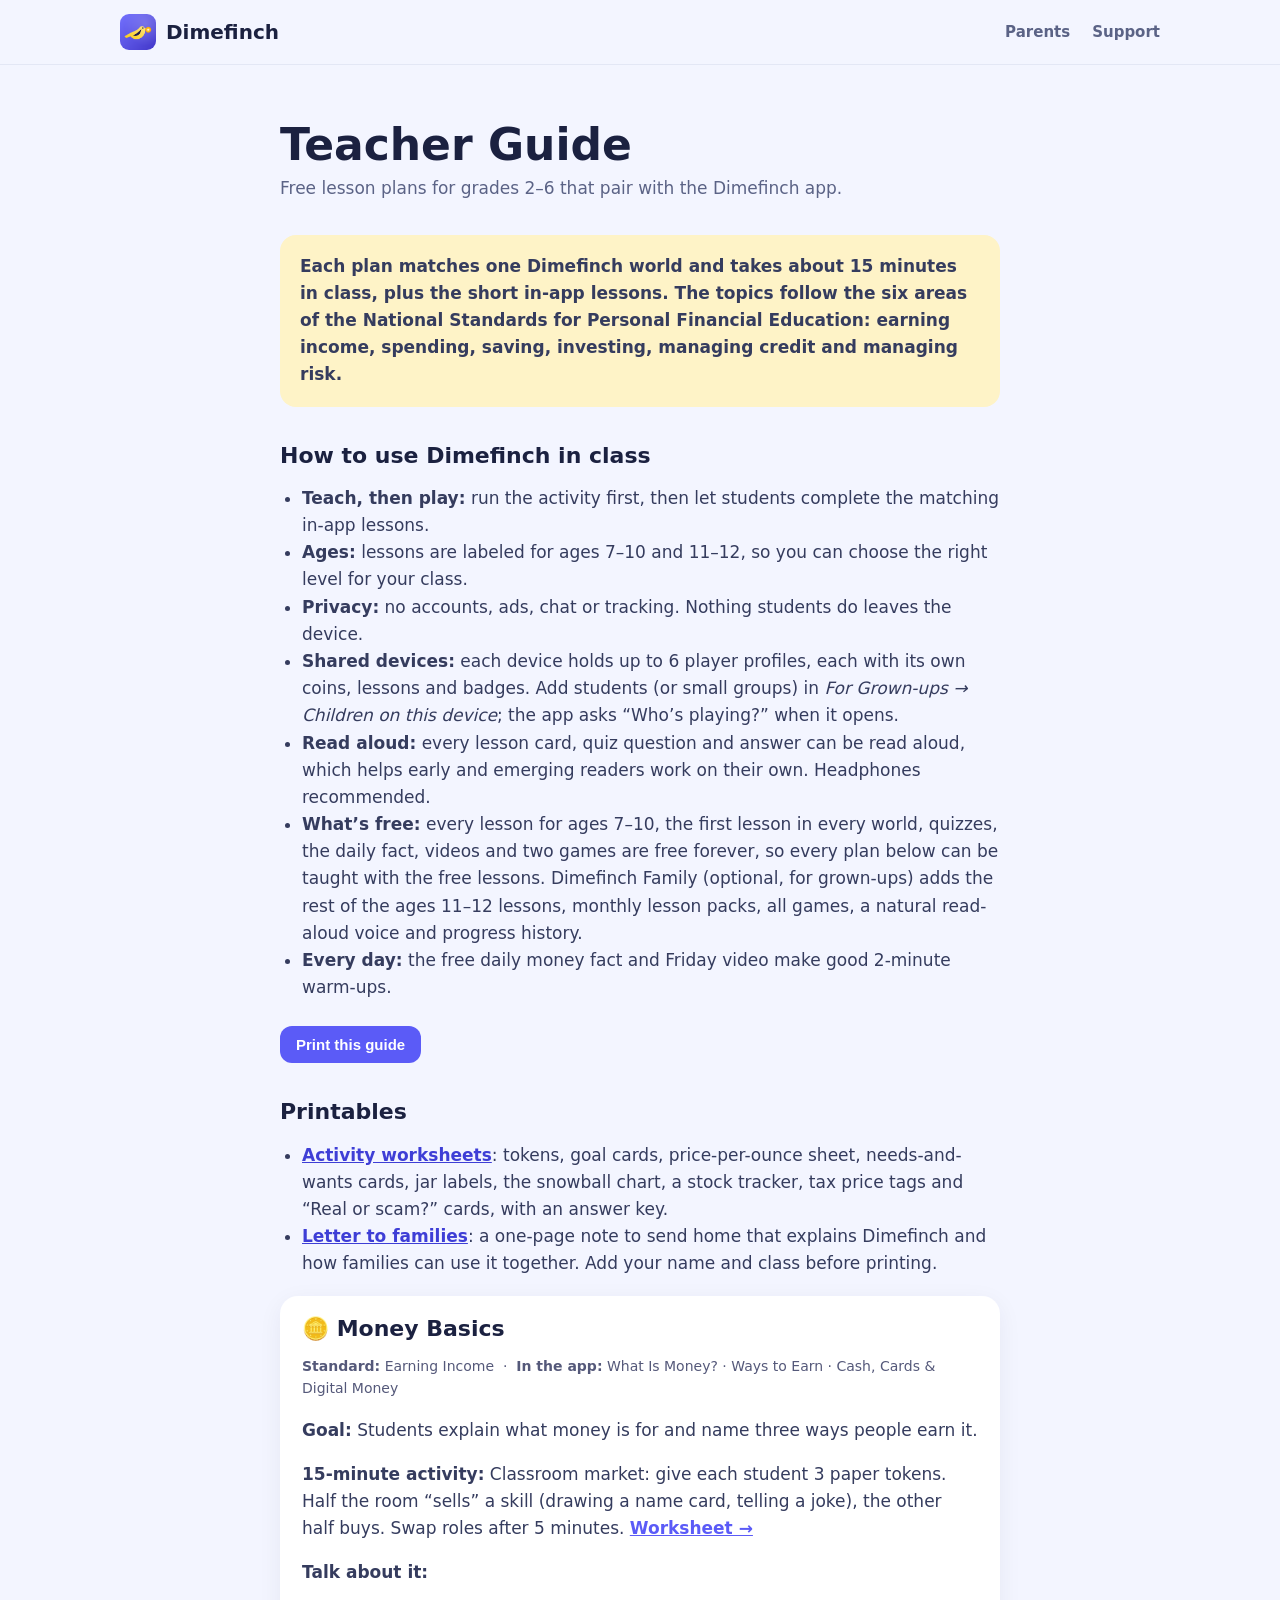
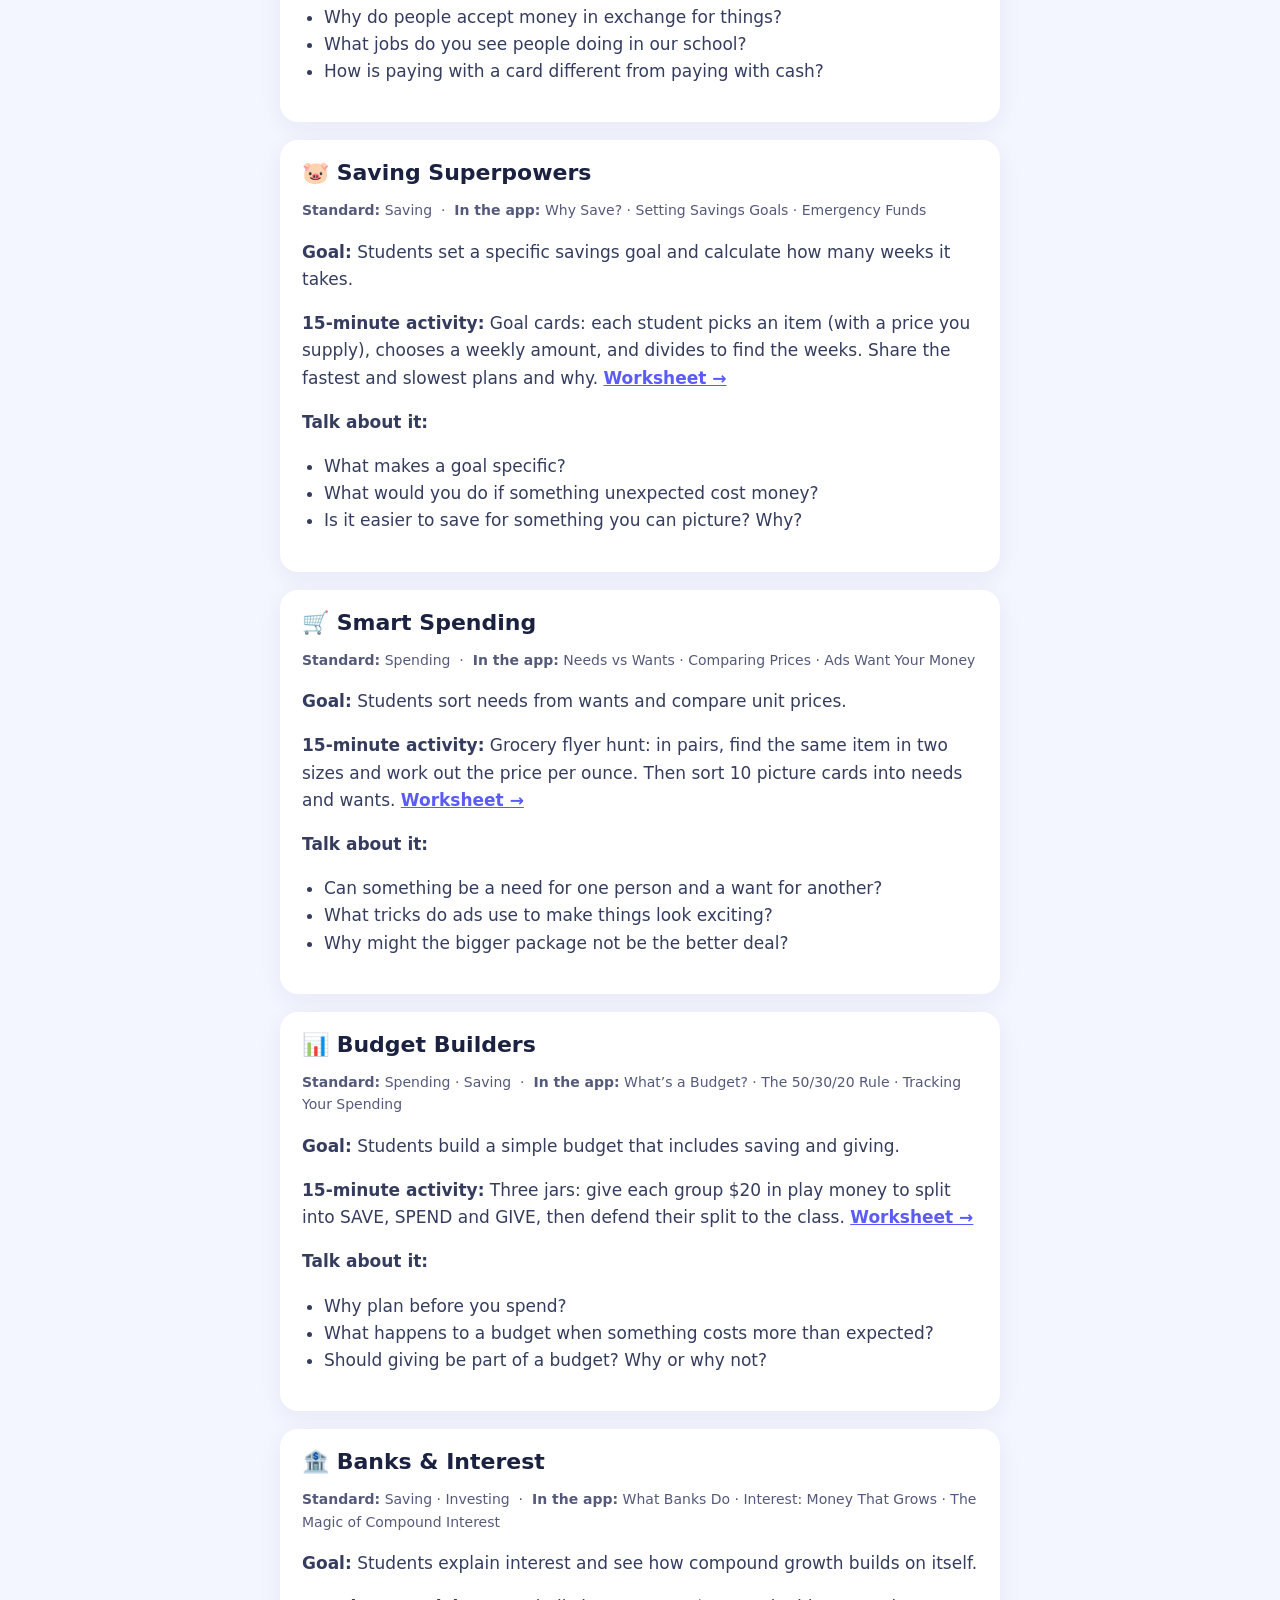
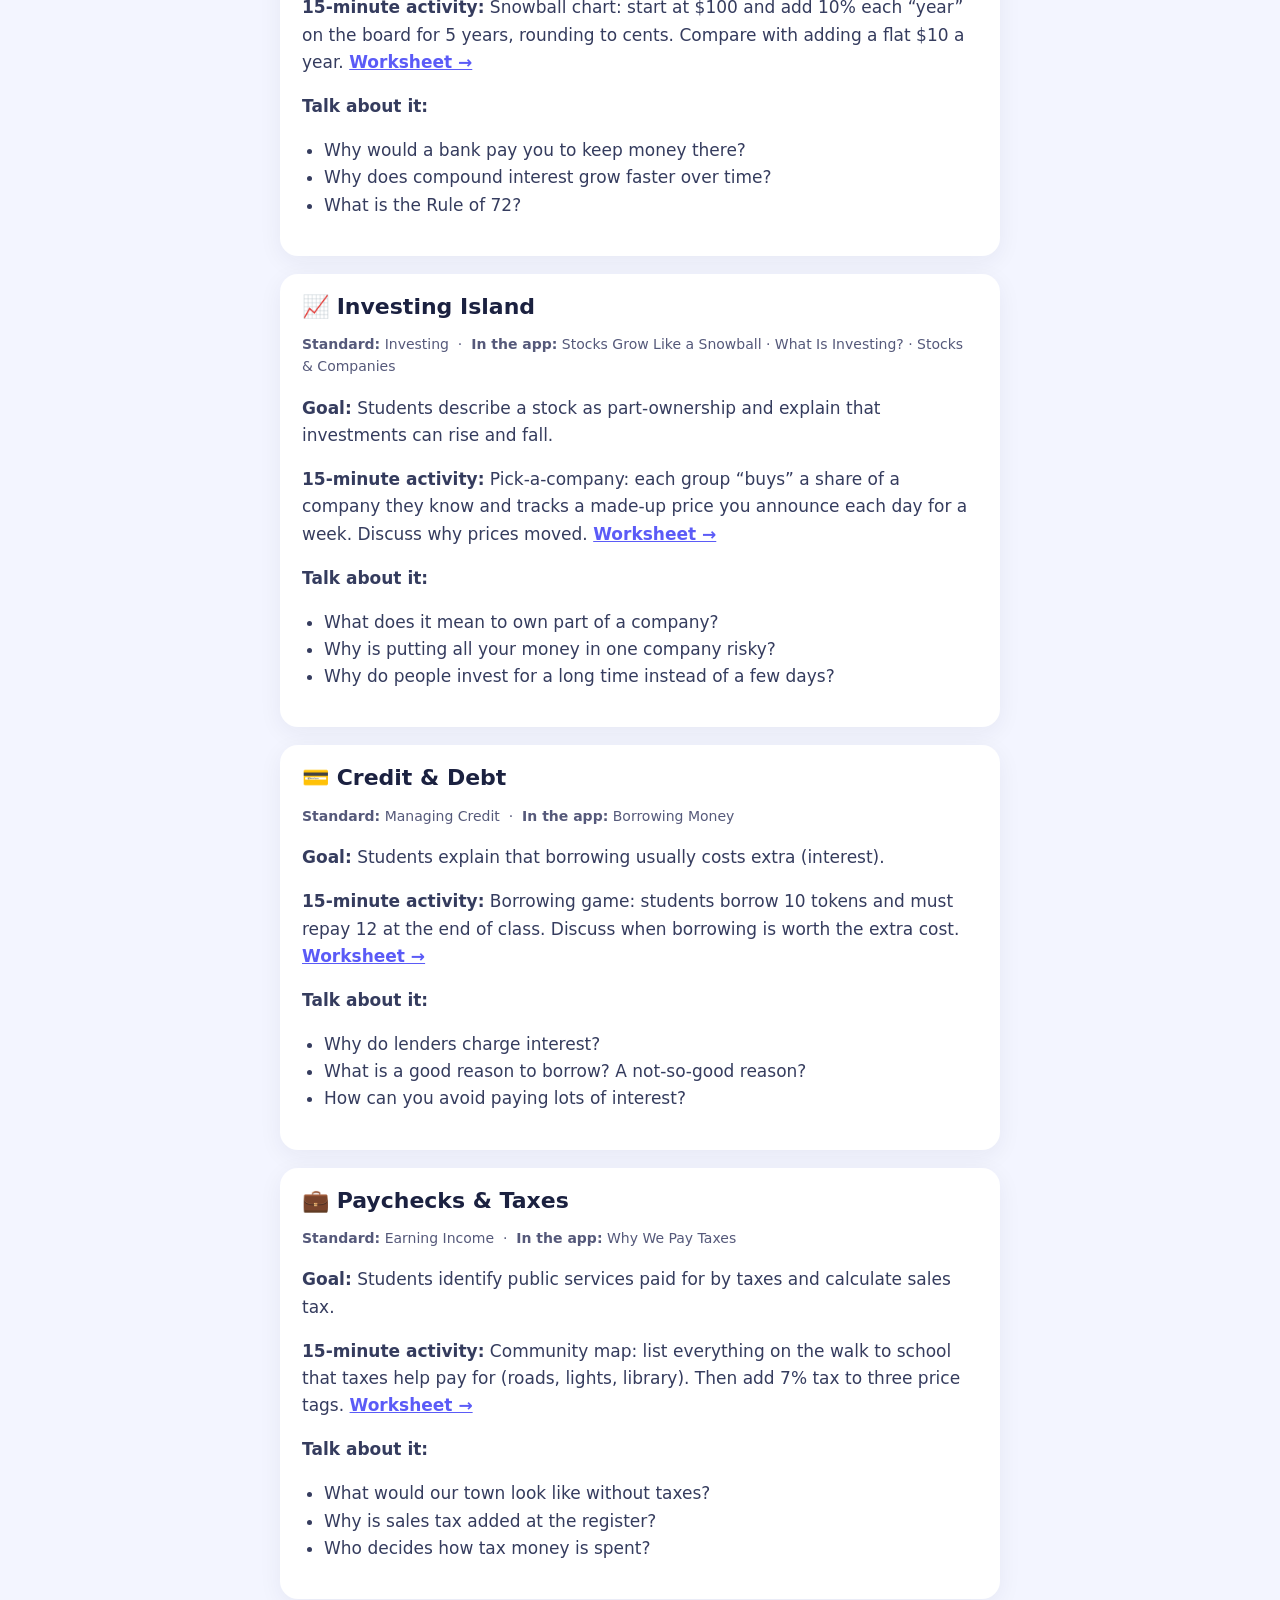
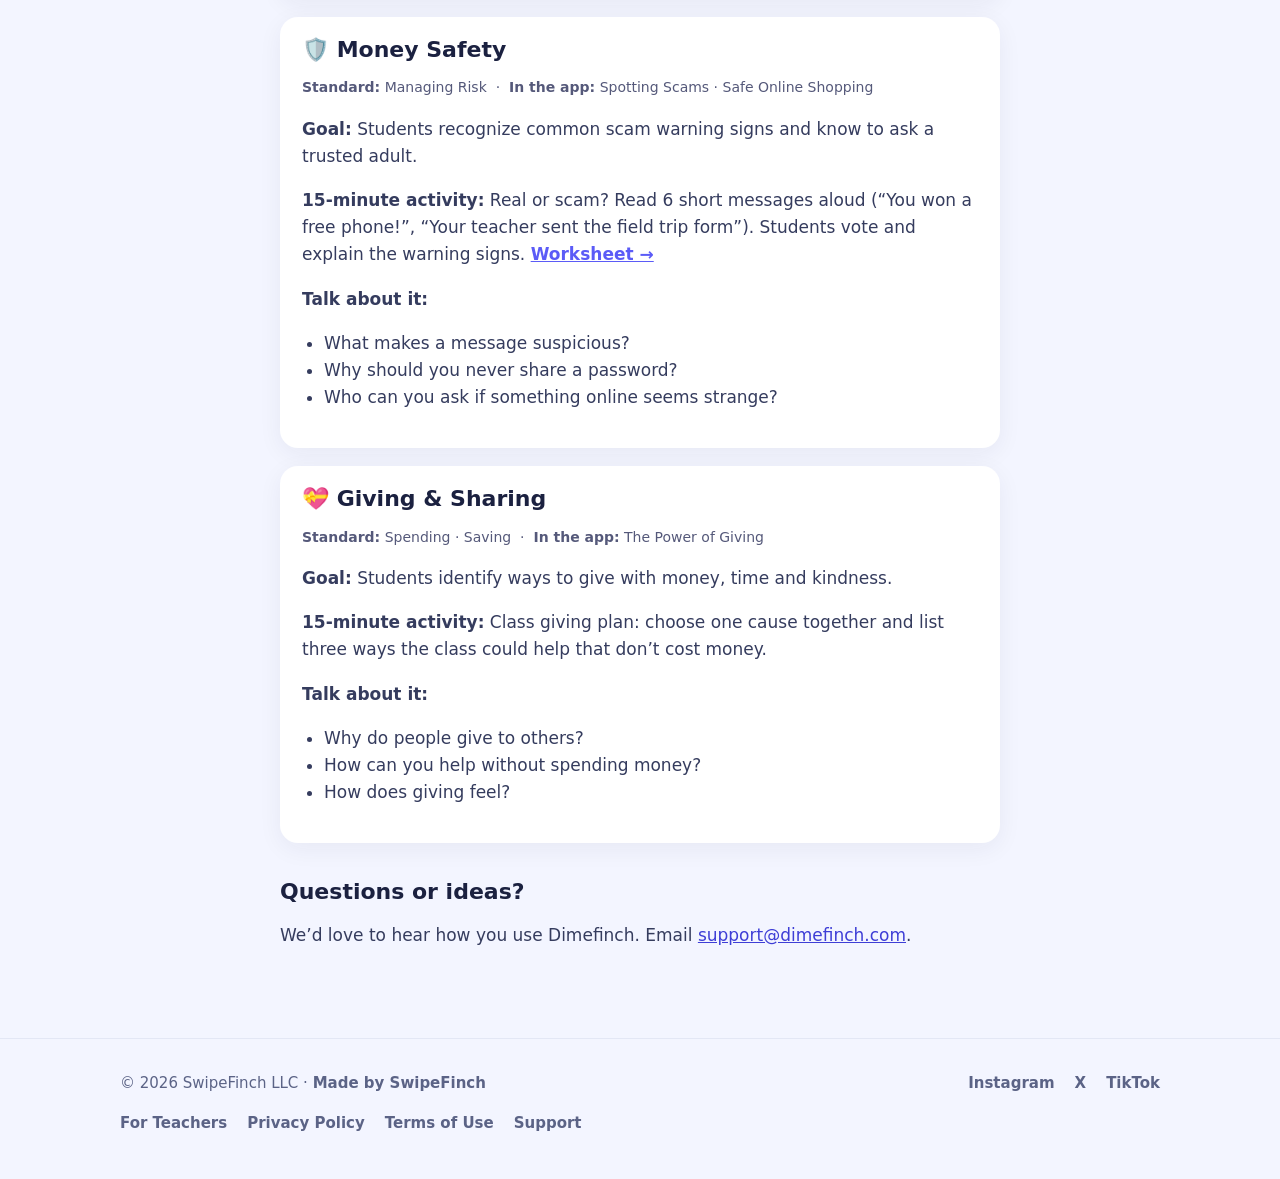
<file: teachers.html>
<!doctype html>
<html lang="en">
<head>
  <meta charset="utf-8">
  <meta name="viewport" content="width=device-width, initial-scale=1">
  <title>Teacher Guide · Dimefinch</title>
  <meta name="description" content="Free classroom lesson plans that pair with Dimefinch, the money-skills app for kids 7–12.">
  <link rel="icon" href="favicon.png">
  <link rel="stylesheet" href="style.css">
  <style>
    .plan { background: #fff; border-radius: 18px; padding: 20px 22px; margin: 18px 0; box-shadow: 0 6px 24px rgba(30, 27, 75, 0.06); break-inside: avoid; }
    .plan h2 { margin-top: 0; }
    .plan .meta { font-size: 14px; color: #55597a; }
    .plan ul { margin-top: 4px; }
    .ws { font-weight: 800; color: #5B5BF7; white-space: nowrap; }
    .print { display: inline-block; margin-top: 8px; padding: 10px 16px; border-radius: 12px; background: #5B5BF7; color: #fff; font-weight: 800; text-decoration: none; cursor: pointer; border: 0; font-size: 15px; }
    @media print { header.nav, footer, .print, .ws { display: none; } .plan { box-shadow: none; border: 1px solid #ddd; } body { background: #fff; } }
  </style>
</head>
<body>

<header class="nav">
  <div class="wrap">
    <a class="brand" href="index.html"><img src="icon.png" alt="">Dimefinch</a>
    <nav class="nav-links">
      <a href="index.html#parents">Parents</a>
      <a href="support.html">Support</a>
    </nav>
  </div>
</header>

<main class="doc">
  <h1>Teacher Guide</h1>
  <p class="updated">Free lesson plans for grades 2–6 that pair with the Dimefinch app.</p>

  <p class="callout">Each plan matches one Dimefinch world and takes about 15 minutes in class, plus the short in-app lessons. The topics follow the six areas of the National Standards for Personal Financial Education: earning income, spending, saving, investing, managing credit and managing risk.</p>

  <h2>How to use Dimefinch in class</h2>
  <ul>
    <li><strong>Teach, then play:</strong> run the activity first, then let students complete the matching in-app lessons.</li>
    <li><strong>Ages:</strong> lessons are labeled for ages 7–10 and 11–12, so you can choose the right level for your class.</li>
    <li><strong>Privacy:</strong> no accounts, ads, chat or tracking. Nothing students do leaves the device.</li>
    <li><strong>Shared devices:</strong> each device holds up to 6 player profiles, each with its own coins, lessons and badges. Add students (or small groups) in <em>For Grown-ups → Children on this device</em>; the app asks “Who’s playing?” when it opens.</li>
    <li><strong>Read aloud:</strong> every lesson card, quiz question and answer can be read aloud, which helps early and emerging readers work on their own. Headphones recommended.</li>
    <li><strong>What’s free:</strong> every lesson for ages 7–10, the first lesson in every world, quizzes, the daily fact, videos and two games are free forever, so every plan below can be taught with the free lessons. Dimefinch Family (optional, for grown-ups) adds the rest of the ages 11–12 lessons, monthly lesson packs, all games, a natural read-aloud voice and progress history.</li>
    <li><strong>Every day:</strong> the free daily money fact and Friday video make good 2-minute warm-ups.</li>
  </ul>
  <button class="print" onclick="window.print()">Print this guide</button>

  <h2>Printables</h2>
  <ul>
    <li><a href="worksheets.html"><strong>Activity worksheets</strong></a>: tokens, goal cards, price-per-ounce sheet, needs-and-wants cards, jar labels, the snowball chart, a stock tracker, tax price tags and “Real or scam?” cards, with an answer key.</li>
    <li><a href="parent-letter.html"><strong>Letter to families</strong></a>: a one-page note to send home that explains Dimefinch and how families can use it together. Add your name and class before printing.</li>
  </ul>

  <section class="plan">
    <h2>🪙 Money Basics</h2>
    <p class="meta"><strong>Standard:</strong> Earning Income &nbsp;·&nbsp; <strong>In the app:</strong> What Is Money? · Ways to Earn · Cash, Cards & Digital Money</p>
    <p><strong>Goal:</strong> Students explain what money is for and name three ways people earn it.</p>
    <p><strong>15-minute activity:</strong> Classroom market: give each student 3 paper tokens. Half the room “sells” a skill (drawing a name card, telling a joke), the other half buys. Swap roles after 5 minutes. <a class="ws" href="worksheets.html#tokens">Worksheet →</a></p>
    <p><strong>Talk about it:</strong></p>
    <ul><li>Why do people accept money in exchange for things?</li><li>What jobs do you see people doing in our school?</li><li>How is paying with a card different from paying with cash?</li></ul>
  </section>
  <section class="plan">
    <h2>🐷 Saving Superpowers</h2>
    <p class="meta"><strong>Standard:</strong> Saving &nbsp;·&nbsp; <strong>In the app:</strong> Why Save? · Setting Savings Goals · Emergency Funds</p>
    <p><strong>Goal:</strong> Students set a specific savings goal and calculate how many weeks it takes.</p>
    <p><strong>15-minute activity:</strong> Goal cards: each student picks an item (with a price you supply), chooses a weekly amount, and divides to find the weeks. Share the fastest and slowest plans and why. <a class="ws" href="worksheets.html#goals">Worksheet →</a></p>
    <p><strong>Talk about it:</strong></p>
    <ul><li>What makes a goal specific?</li><li>What would you do if something unexpected cost money?</li><li>Is it easier to save for something you can picture? Why?</li></ul>
  </section>
  <section class="plan">
    <h2>🛒 Smart Spending</h2>
    <p class="meta"><strong>Standard:</strong> Spending &nbsp;·&nbsp; <strong>In the app:</strong> Needs vs Wants · Comparing Prices · Ads Want Your Money</p>
    <p><strong>Goal:</strong> Students sort needs from wants and compare unit prices.</p>
    <p><strong>15-minute activity:</strong> Grocery flyer hunt: in pairs, find the same item in two sizes and work out the price per ounce. Then sort 10 picture cards into needs and wants. <a class="ws" href="worksheets.html#spending">Worksheet →</a></p>
    <p><strong>Talk about it:</strong></p>
    <ul><li>Can something be a need for one person and a want for another?</li><li>What tricks do ads use to make things look exciting?</li><li>Why might the bigger package not be the better deal?</li></ul>
  </section>
  <section class="plan">
    <h2>📊 Budget Builders</h2>
    <p class="meta"><strong>Standard:</strong> Spending · Saving &nbsp;·&nbsp; <strong>In the app:</strong> What’s a Budget? · The 50/30/20 Rule · Tracking Your Spending</p>
    <p><strong>Goal:</strong> Students build a simple budget that includes saving and giving.</p>
    <p><strong>15-minute activity:</strong> Three jars: give each group $20 in play money to split into SAVE, SPEND and GIVE, then defend their split to the class. <a class="ws" href="worksheets.html#jars">Worksheet →</a></p>
    <p><strong>Talk about it:</strong></p>
    <ul><li>Why plan before you spend?</li><li>What happens to a budget when something costs more than expected?</li><li>Should giving be part of a budget? Why or why not?</li></ul>
  </section>
  <section class="plan">
    <h2>🏦 Banks & Interest</h2>
    <p class="meta"><strong>Standard:</strong> Saving · Investing &nbsp;·&nbsp; <strong>In the app:</strong> What Banks Do · Interest: Money That Grows · The Magic of Compound Interest</p>
    <p><strong>Goal:</strong> Students explain interest and see how compound growth builds on itself.</p>
    <p><strong>15-minute activity:</strong> Snowball chart: start at $100 and add 10% each “year” on the board for 5 years, rounding to cents. Compare with adding a flat $10 a year. <a class="ws" href="worksheets.html#snowball">Worksheet →</a></p>
    <p><strong>Talk about it:</strong></p>
    <ul><li>Why would a bank pay you to keep money there?</li><li>Why does compound interest grow faster over time?</li><li>What is the Rule of 72?</li></ul>
  </section>
  <section class="plan">
    <h2>📈 Investing Island</h2>
    <p class="meta"><strong>Standard:</strong> Investing &nbsp;·&nbsp; <strong>In the app:</strong> Stocks Grow Like a Snowball · What Is Investing? · Stocks & Companies</p>
    <p><strong>Goal:</strong> Students describe a stock as part-ownership and explain that investments can rise and fall.</p>
    <p><strong>15-minute activity:</strong> Pick-a-company: each group “buys” a share of a company they know and tracks a made-up price you announce each day for a week. Discuss why prices moved. <a class="ws" href="worksheets.html#stocks">Worksheet →</a></p>
    <p><strong>Talk about it:</strong></p>
    <ul><li>What does it mean to own part of a company?</li><li>Why is putting all your money in one company risky?</li><li>Why do people invest for a long time instead of a few days?</li></ul>
  </section>
  <section class="plan">
    <h2>💳 Credit & Debt</h2>
    <p class="meta"><strong>Standard:</strong> Managing Credit &nbsp;·&nbsp; <strong>In the app:</strong> Borrowing Money</p>
    <p><strong>Goal:</strong> Students explain that borrowing usually costs extra (interest).</p>
    <p><strong>15-minute activity:</strong> Borrowing game: students borrow 10 tokens and must repay 12 at the end of class. Discuss when borrowing is worth the extra cost. <a class="ws" href="worksheets.html#tokens">Worksheet →</a></p>
    <p><strong>Talk about it:</strong></p>
    <ul><li>Why do lenders charge interest?</li><li>What is a good reason to borrow? A not-so-good reason?</li><li>How can you avoid paying lots of interest?</li></ul>
  </section>
  <section class="plan">
    <h2>💼 Paychecks & Taxes</h2>
    <p class="meta"><strong>Standard:</strong> Earning Income &nbsp;·&nbsp; <strong>In the app:</strong> Why We Pay Taxes</p>
    <p><strong>Goal:</strong> Students identify public services paid for by taxes and calculate sales tax.</p>
    <p><strong>15-minute activity:</strong> Community map: list everything on the walk to school that taxes help pay for (roads, lights, library). Then add 7% tax to three price tags. <a class="ws" href="worksheets.html#tax">Worksheet →</a></p>
    <p><strong>Talk about it:</strong></p>
    <ul><li>What would our town look like without taxes?</li><li>Why is sales tax added at the register?</li><li>Who decides how tax money is spent?</li></ul>
  </section>
  <section class="plan">
    <h2>🛡️ Money Safety</h2>
    <p class="meta"><strong>Standard:</strong> Managing Risk &nbsp;·&nbsp; <strong>In the app:</strong> Spotting Scams · Safe Online Shopping</p>
    <p><strong>Goal:</strong> Students recognize common scam warning signs and know to ask a trusted adult.</p>
    <p><strong>15-minute activity:</strong> Real or scam? Read 6 short messages aloud (“You won a free phone!”, “Your teacher sent the field trip form”). Students vote and explain the warning signs. <a class="ws" href="worksheets.html#scam">Worksheet →</a></p>
    <p><strong>Talk about it:</strong></p>
    <ul><li>What makes a message suspicious?</li><li>Why should you never share a password?</li><li>Who can you ask if something online seems strange?</li></ul>
  </section>
  <section class="plan">
    <h2>💝 Giving & Sharing</h2>
    <p class="meta"><strong>Standard:</strong> Spending · Saving &nbsp;·&nbsp; <strong>In the app:</strong> The Power of Giving</p>
    <p><strong>Goal:</strong> Students identify ways to give with money, time and kindness.</p>
    <p><strong>15-minute activity:</strong> Class giving plan: choose one cause together and list three ways the class could help that don’t cost money.</p>
    <p><strong>Talk about it:</strong></p>
    <ul><li>Why do people give to others?</li><li>How can you help without spending money?</li><li>How does giving feel?</li></ul>
  </section>

  <h2>Questions or ideas?</h2>
  <p>We’d love to hear how you use Dimefinch. Email <a href="mailto:support@dimefinch.com">support@dimefinch.com</a>.</p>
</main>

<footer>
  <div class="wrap">
    <span>© 2026 SwipeFinch LLC · <a href="https://swipefinch.com" rel="noopener">Made by SwipeFinch</a></span>
    <nav class="social" aria-label="Dimefinch on social media"><a href="https://instagram.com/dimefinch" rel="noopener">Instagram</a><a href="https://x.com/dimefinch" rel="noopener">X</a><a href="https://www.tiktok.com/@dimefinch" rel="noopener">TikTok</a></nav>
    <nav><a href="teachers.html">For Teachers</a><a href="privacy.html">Privacy Policy</a><a href="terms.html">Terms of Use</a><a href="support.html">Support</a></nav>
  </div>
</footer>

</body>
</html>
</file>
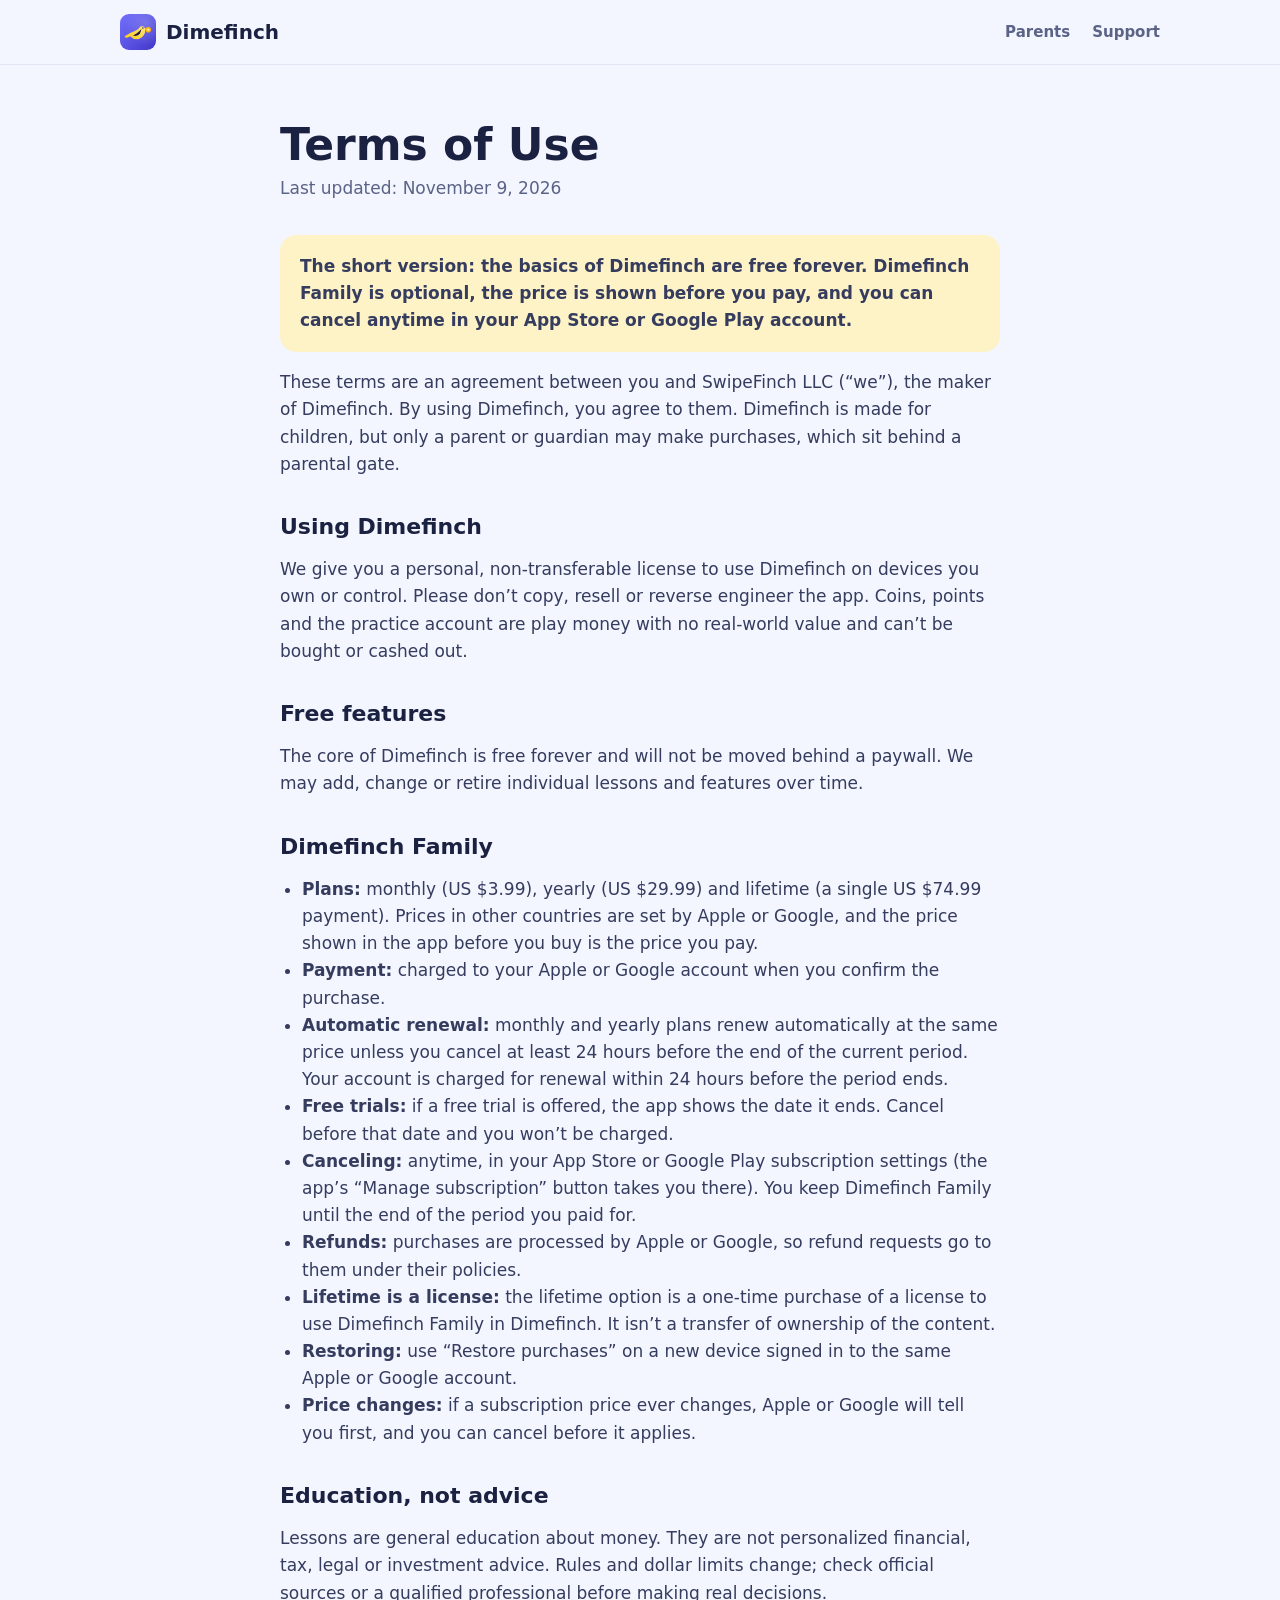
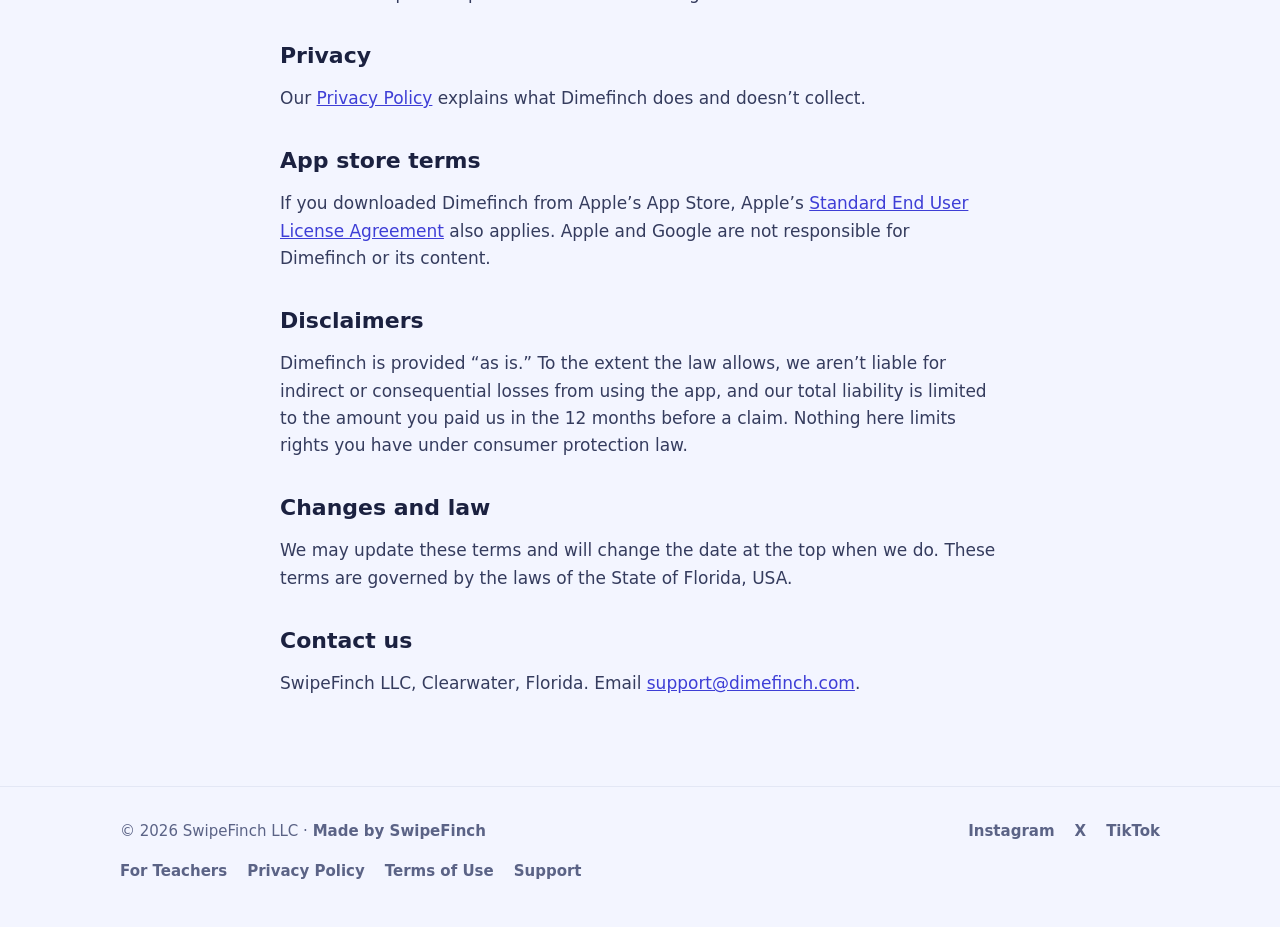
<file: terms.html>
<!doctype html>
<html lang="en">
<head>
  <meta charset="utf-8">
  <meta name="viewport" content="width=device-width, initial-scale=1">
  <title>Terms of Use · Dimefinch</title>
  <meta name="description" content="Terms of Use for Dimefinch and Dimefinch Family, by SwipeFinch LLC.">
  <link rel="icon" href="favicon.png">
  <link rel="stylesheet" href="style.css">
</head>
<body>

<header class="nav">
  <div class="wrap">
    <a class="brand" href="index.html"><img src="icon.png" alt="">Dimefinch</a>
    <nav class="nav-links">
      <a href="index.html#parents">Parents</a>
      <a href="support.html">Support</a>
    </nav>
  </div>
</header>

<main class="doc">
  <h1>Terms of Use</h1>
  <p class="updated">Last updated: November 9, 2026</p>

  <p class="callout">The short version: the basics of Dimefinch are free forever. Dimefinch Family is optional, the price is shown before you pay, and you can cancel anytime in your App Store or Google Play account.</p>

  <p>These terms are an agreement between you and SwipeFinch LLC (“we”), the maker of Dimefinch. By using Dimefinch, you agree to them. Dimefinch is made for children, but only a parent or guardian may make purchases, which sit behind a parental gate.</p>

  <h2>Using Dimefinch</h2>
  <p>We give you a personal, non-transferable license to use Dimefinch on devices you own or control. Please don’t copy, resell or reverse engineer the app. Coins, points and the practice account are play money with no real-world value and can’t be bought or cashed out.</p>

  <h2>Free features</h2>
  <p>The core of Dimefinch is free forever and will not be moved behind a paywall. We may add, change or retire individual lessons and features over time.</p>

  <h2>Dimefinch Family</h2>
  <ul>
    <li><strong>Plans:</strong> monthly (US $3.99), yearly (US $29.99) and lifetime (a single US $74.99 payment). Prices in other countries are set by Apple or Google, and the price shown in the app before you buy is the price you pay.</li>
    <li><strong>Payment:</strong> charged to your Apple or Google account when you confirm the purchase.</li>
    <li><strong>Automatic renewal:</strong> monthly and yearly plans renew automatically at the same price unless you cancel at least 24 hours before the end of the current period. Your account is charged for renewal within 24 hours before the period ends.</li>
    <li><strong>Free trials:</strong> if a free trial is offered, the app shows the date it ends. Cancel before that date and you won’t be charged.</li>
    <li><strong>Canceling:</strong> anytime, in your App Store or Google Play subscription settings (the app’s “Manage subscription” button takes you there). You keep Dimefinch Family until the end of the period you paid for.</li>
    <li><strong>Refunds:</strong> purchases are processed by Apple or Google, so refund requests go to them under their policies.</li>
    <li><strong>Lifetime is a license:</strong> the lifetime option is a one-time purchase of a license to use Dimefinch Family in Dimefinch. It isn’t a transfer of ownership of the content.</li>
    <li><strong>Restoring:</strong> use “Restore purchases” on a new device signed in to the same Apple or Google account.</li>
    <li><strong>Price changes:</strong> if a subscription price ever changes, Apple or Google will tell you first, and you can cancel before it applies.</li>
  </ul>

  <h2>Education, not advice</h2>
  <p>Lessons are general education about money. They are not personalized financial, tax, legal or investment advice. Rules and dollar limits change; check official sources or a qualified professional before making real decisions.</p>

  <h2>Privacy</h2>
  <p>Our <a href="privacy.html">Privacy Policy</a> explains what Dimefinch does and doesn’t collect.</p>

  <h2>App store terms</h2>
  <p>If you downloaded Dimefinch from Apple’s App Store, Apple’s <a href="https://www.apple.com/legal/internet-services/itunes/dev/stdeula/" rel="noopener">Standard End User License Agreement</a> also applies. Apple and Google are not responsible for Dimefinch or its content.</p>

  <h2>Disclaimers</h2>
  <p>Dimefinch is provided “as is.” To the extent the law allows, we aren’t liable for indirect or consequential losses from using the app, and our total liability is limited to the amount you paid us in the 12 months before a claim. Nothing here limits rights you have under consumer protection law.</p>

  <h2>Changes and law</h2>
  <p>We may update these terms and will change the date at the top when we do. These terms are governed by the laws of the State of Florida, USA.</p>

  <h2>Contact us</h2>
  <p>SwipeFinch LLC, Clearwater, Florida. Email <a href="mailto:support@dimefinch.com">support@dimefinch.com</a>.</p>
</main>

<footer>
  <div class="wrap">
    <span>© 2026 SwipeFinch LLC · <a href="https://swipefinch.com" rel="noopener">Made by SwipeFinch</a></span>
    <nav class="social" aria-label="Dimefinch on social media"><a href="https://instagram.com/dimefinch" rel="noopener">Instagram</a><a href="https://x.com/dimefinch" rel="noopener">X</a><a href="https://www.tiktok.com/@dimefinch" rel="noopener">TikTok</a></nav>
    <nav><a href="teachers.html">For Teachers</a><a href="privacy.html">Privacy Policy</a><a href="terms.html">Terms of Use</a><a href="support.html">Support</a></nav>
  </div>
</footer>

</body>
</html>
</file>
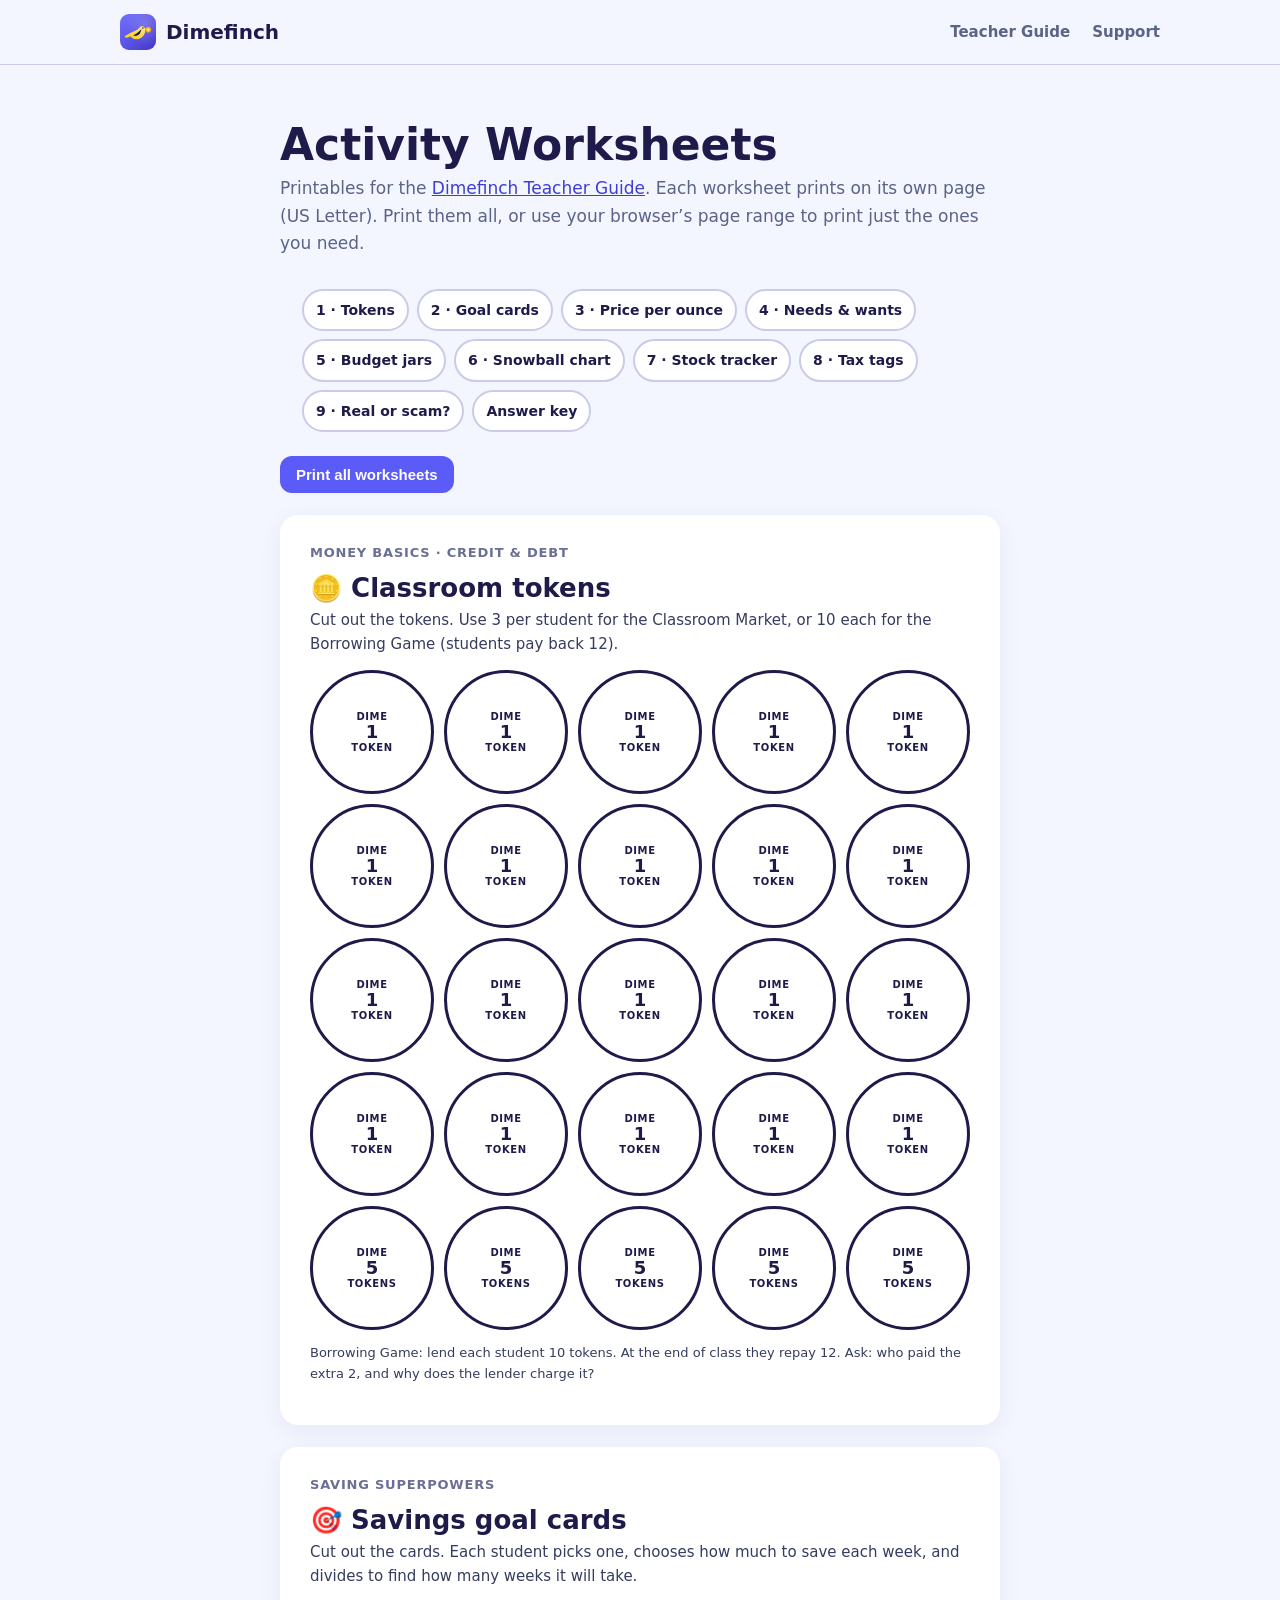
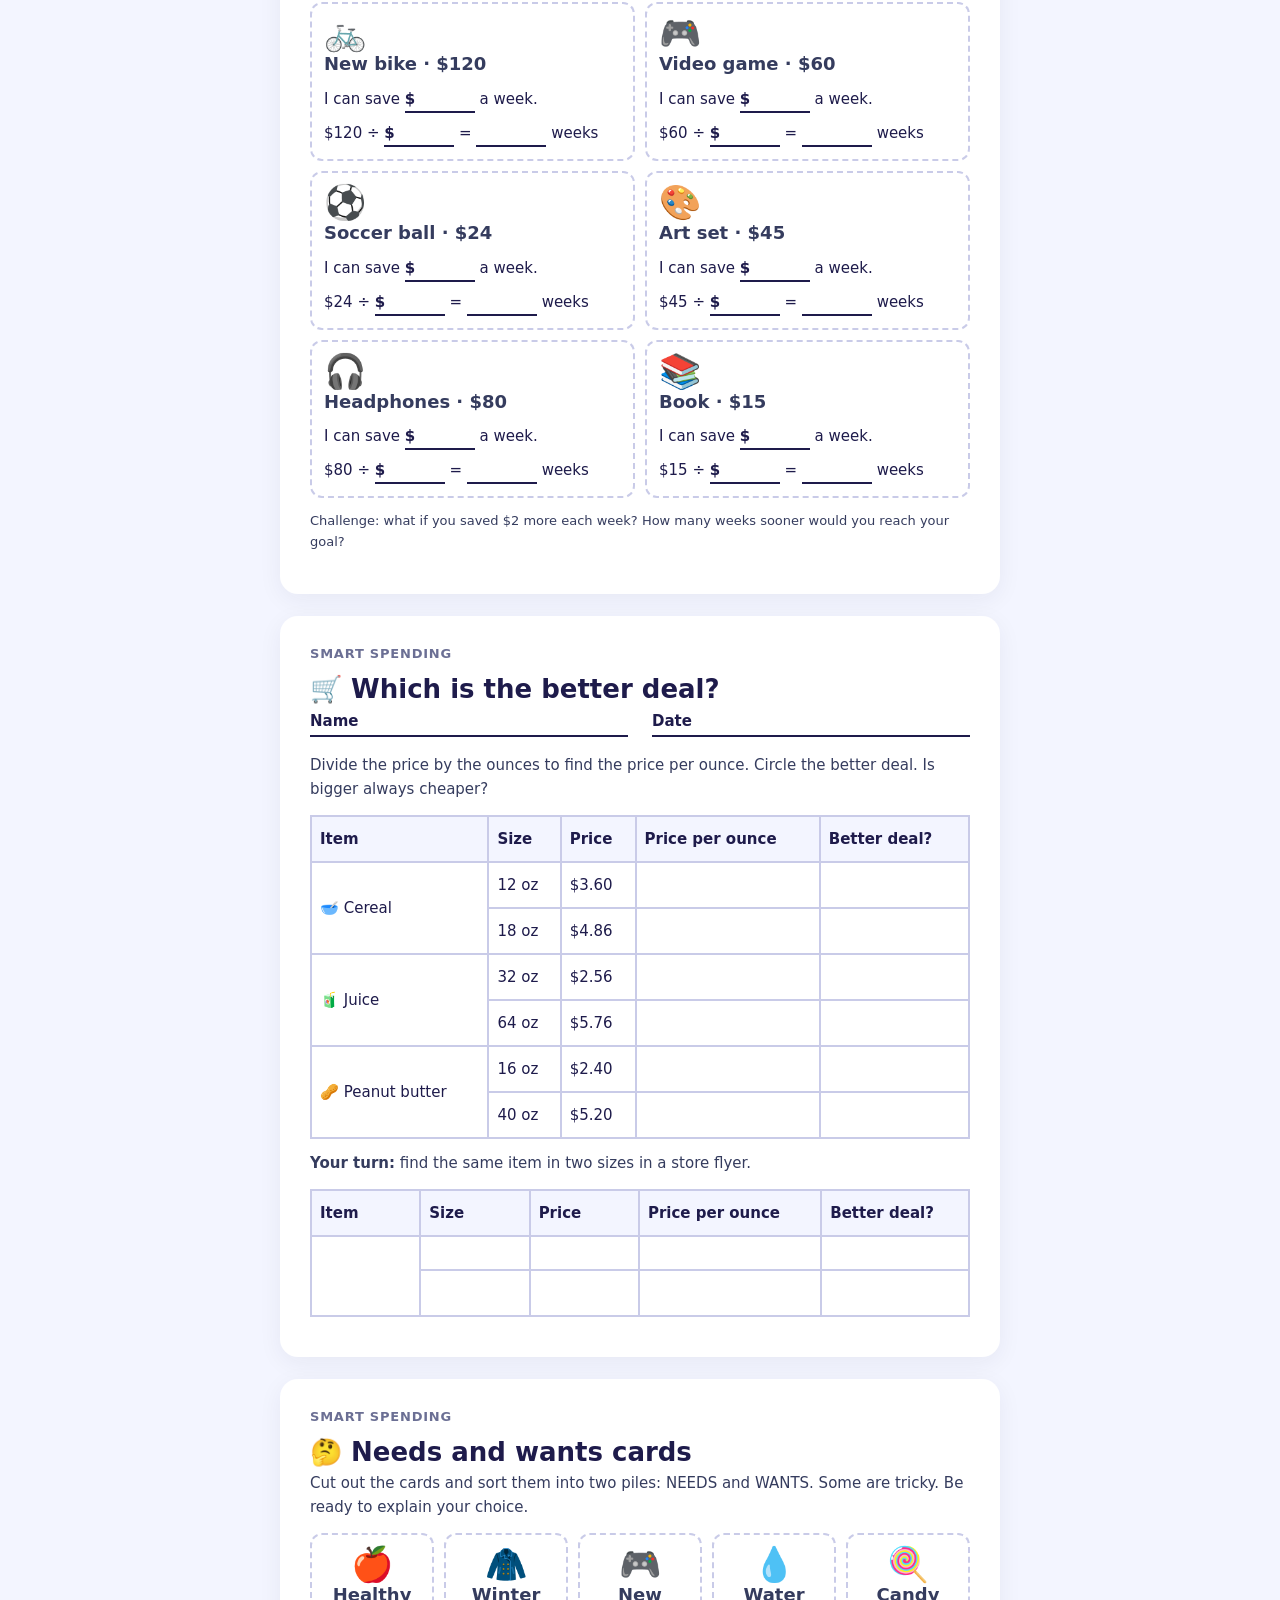
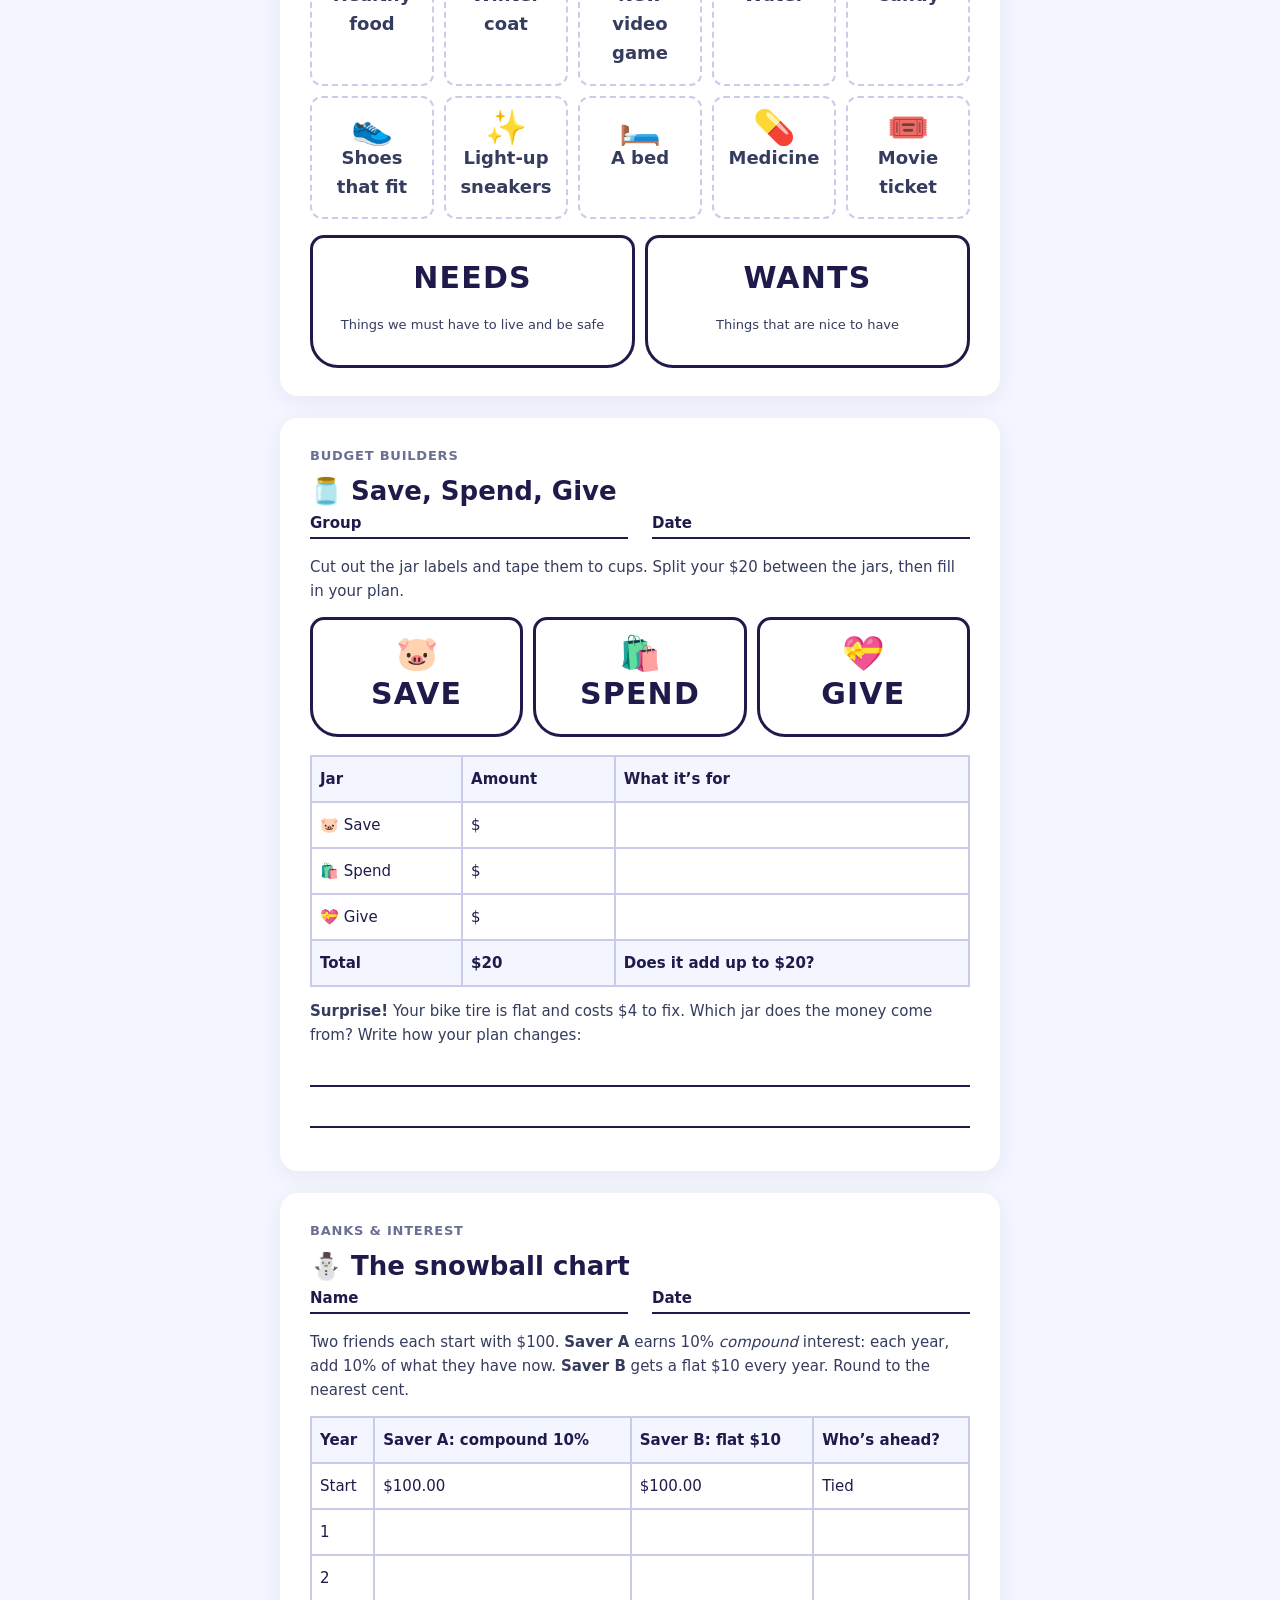
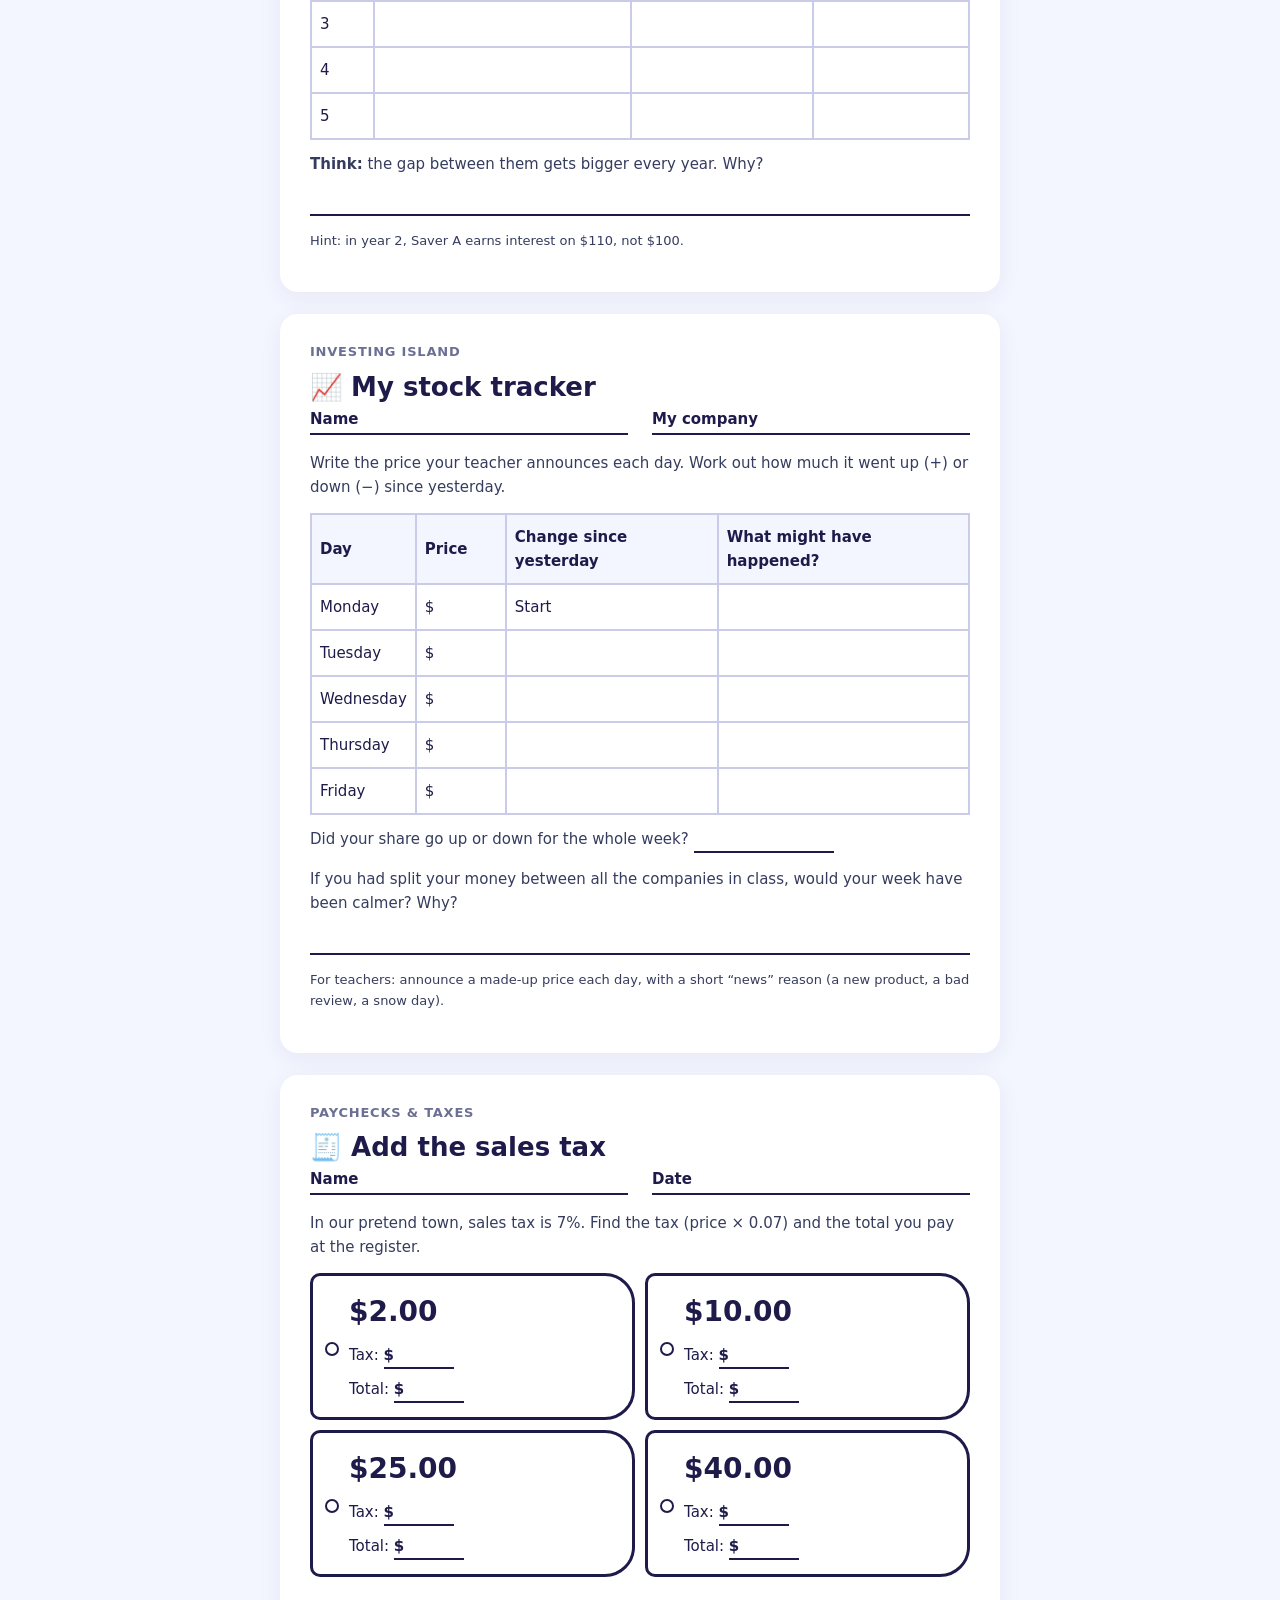
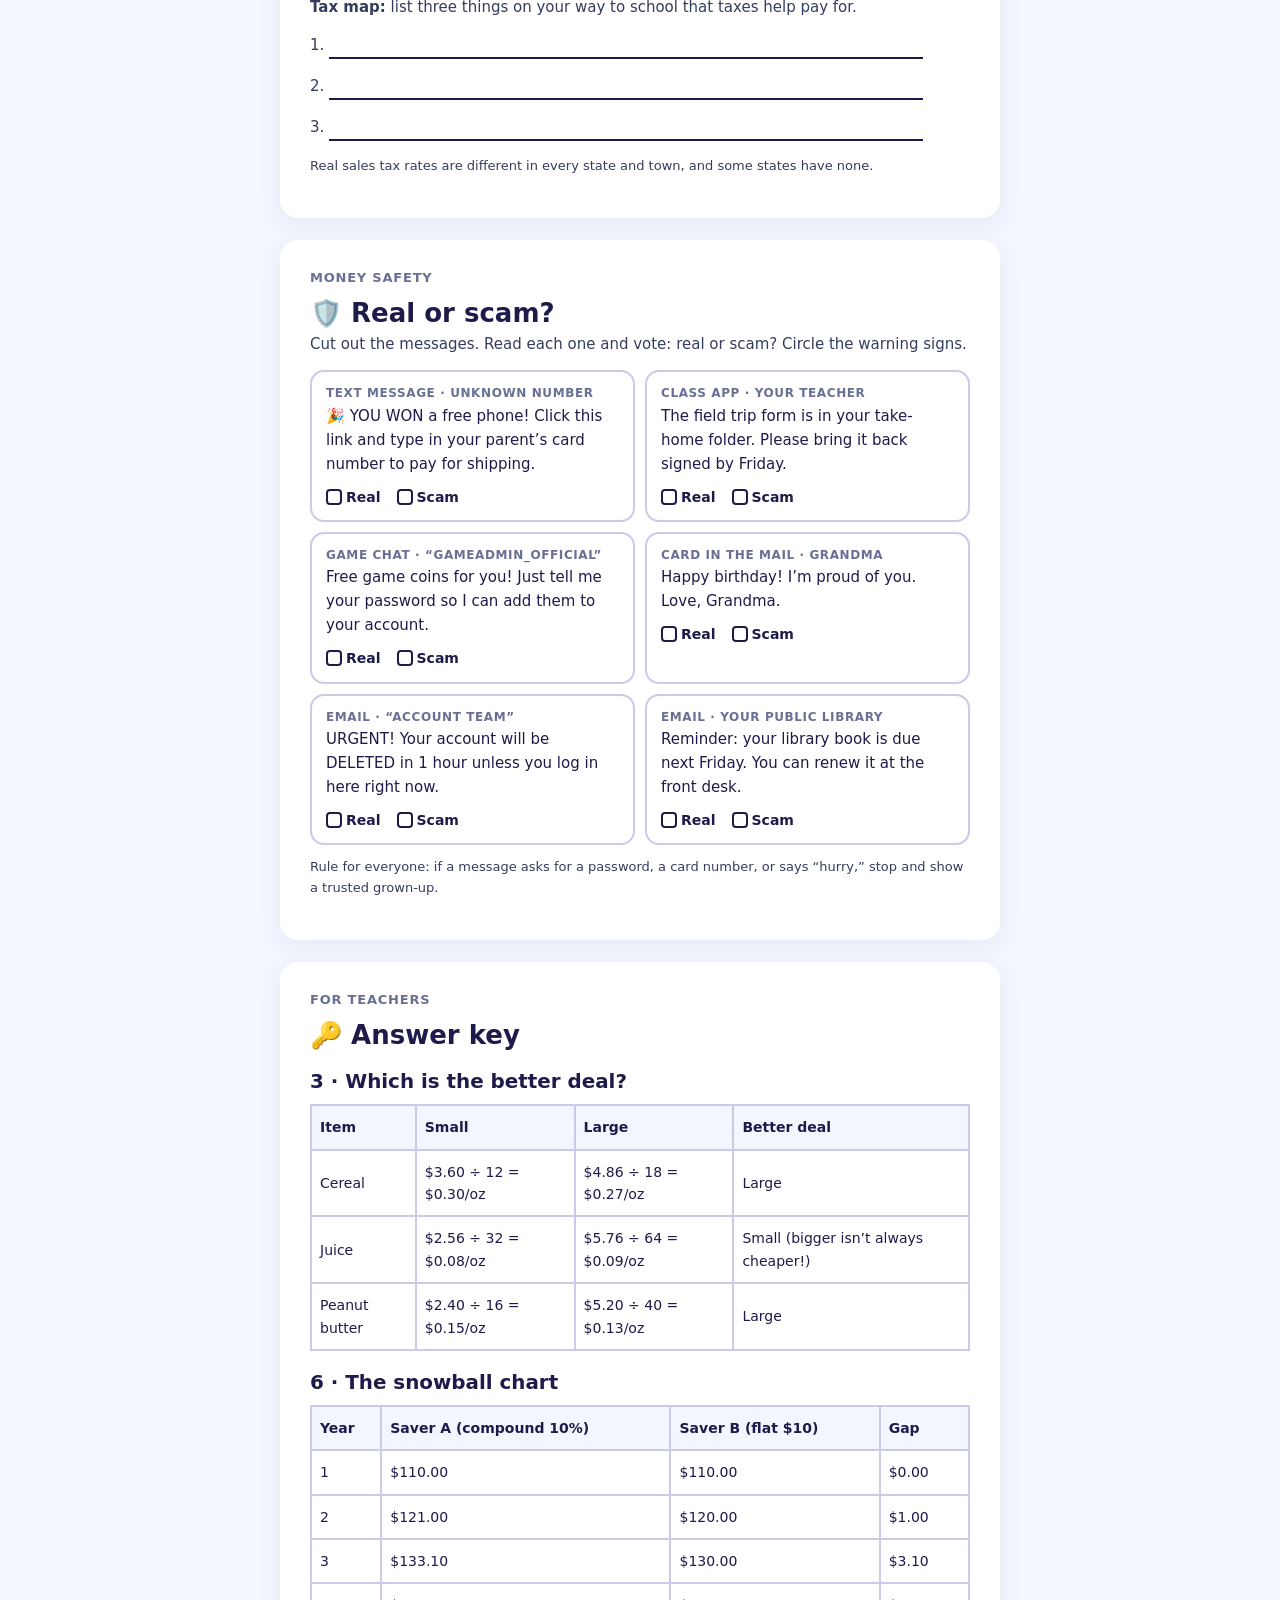
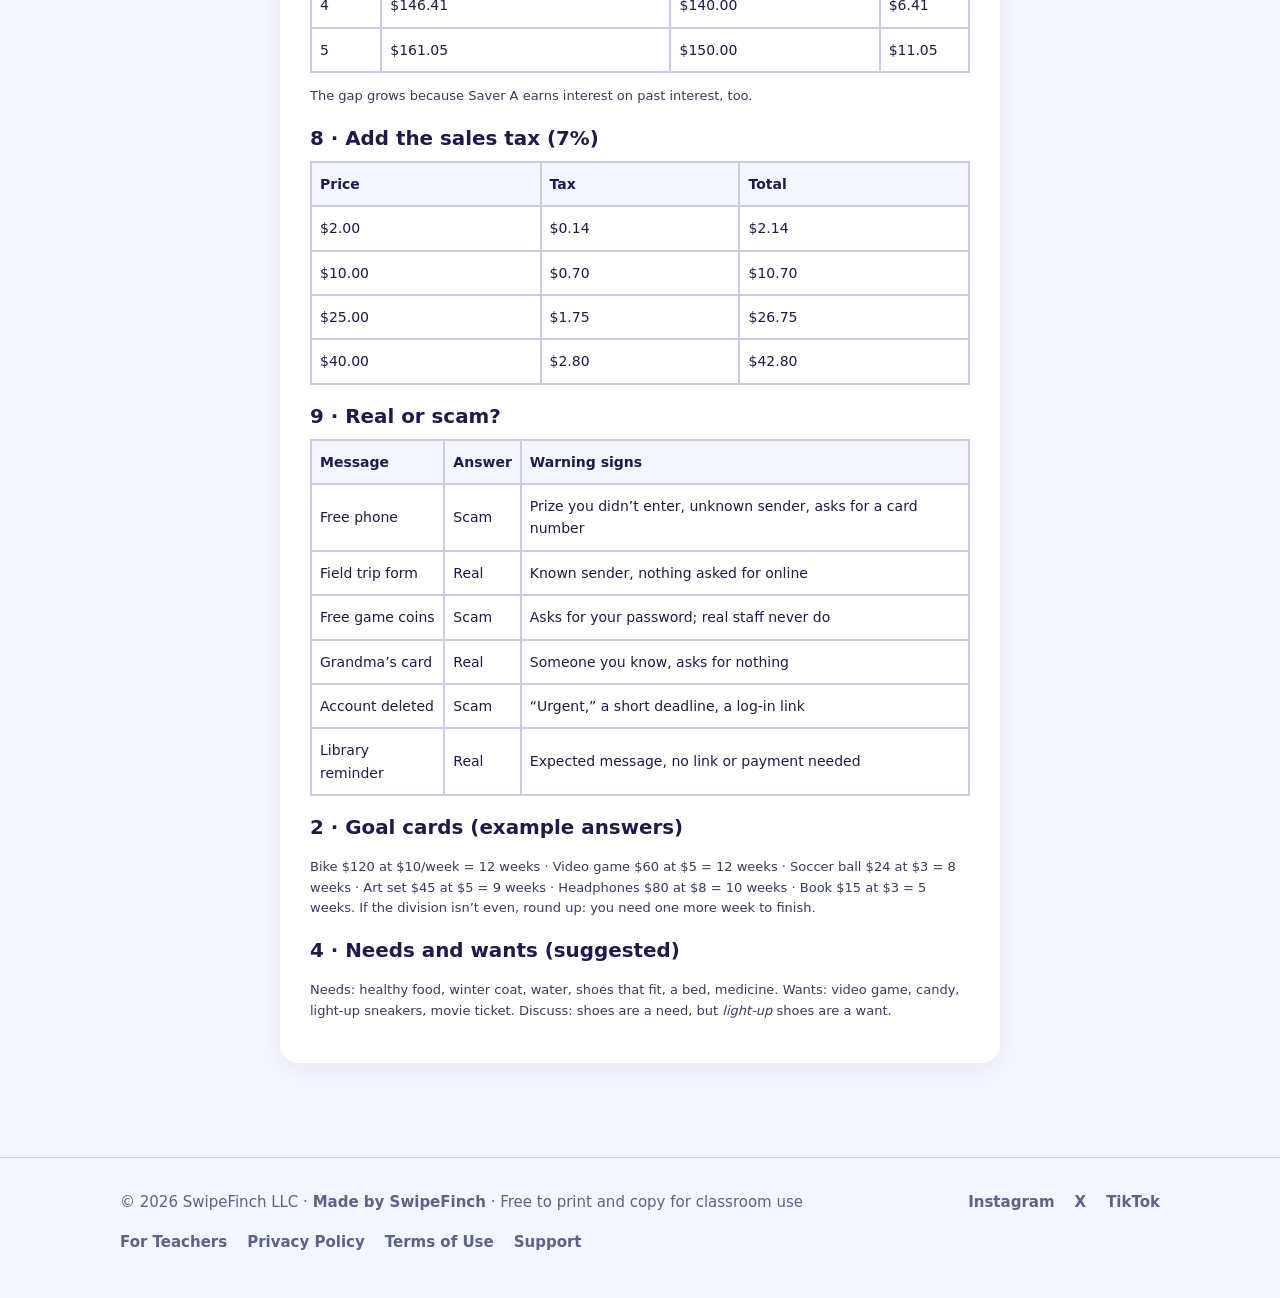
<file: worksheets.html>
<!doctype html>
<html lang="en">
<head>
  <meta charset="utf-8">
  <meta name="viewport" content="width=device-width, initial-scale=1">
  <title>Activity Worksheets · Dimefinch</title>
  <meta name="description" content="Free printable worksheets for the Dimefinch Teacher Guide: tokens, savings goal cards, price-per-ounce, needs and wants, budget jars, compound interest, stock tracker, sales tax and scam spotting.">
  <link rel="icon" href="favicon.png">
  <link rel="stylesheet" href="style.css">
  <style>
    :root { --ink: #1E1B4B; --line: #C9CBE8; --soft: #F3F5FF; --brand: #5B5BF7; }
    .toc { display: flex; flex-wrap: wrap; gap: 8px; margin: 12px 0 24px; padding: 0; list-style: none; }
    .toc a { display: inline-block; padding: 8px 12px; border-radius: 999px; background: #fff; border: 2px solid var(--line); font-weight: 800; font-size: 14px; color: var(--ink); text-decoration: none; }
    .print { display: inline-block; padding: 10px 16px; border-radius: 12px; background: var(--brand); color: #fff; font-weight: 800; border: 0; font-size: 15px; cursor: pointer; }
    .sheet { background: #fff; border-radius: 18px; padding: 28px 30px; margin: 22px 0; box-shadow: 0 6px 24px rgba(30, 27, 75, 0.06); color: var(--ink); }
    .sheet h2 { margin: 0 0 4px; font-size: 26px; }
    .sheet .for { font-size: 13px; font-weight: 800; letter-spacing: 0.06em; text-transform: uppercase; color: #6B6F94; margin: 0 0 10px; }
    .sheet .how { font-size: 15px; margin: 0 0 14px; }
    .nameline { display: flex; gap: 24px; font-size: 15px; font-weight: 700; margin: 0 0 16px; }
    .nameline span { flex: 1; border-bottom: 2px solid var(--ink); padding-bottom: 2px; }
    .grid { display: grid; gap: 10px; }
    .g2 { grid-template-columns: repeat(2, 1fr); }
    .g3 { grid-template-columns: repeat(3, 1fr); }
    .g5 { grid-template-columns: repeat(5, 1fr); }
    .cut { border: 2px dashed var(--line); border-radius: 12px; padding: 12px; break-inside: avoid; }
    .token { aspect-ratio: 1; border-radius: 50%; border: 3px solid var(--ink); display: flex; flex-direction: column; align-items: center; justify-content: center; font-weight: 900; font-size: 18px; text-align: center; line-height: 1.1; }
    .token small { font-size: 10px; font-weight: 800; letter-spacing: 0.06em; }
    .card-title { font-size: 18px; font-weight: 900; margin: 0 0 4px; }
    .big-emoji { font-size: 34px; line-height: 1; }
    .fill { display: block; margin-top: 8px; font-size: 15px; }
    .fill b { display: inline-block; min-width: 70px; border-bottom: 2px solid var(--ink); }
    table.ws { width: 100%; border-collapse: collapse; font-size: 15px; margin: 6px 0 12px; }
    table.ws th, table.ws td { border: 2px solid var(--line); padding: 10px 8px; text-align: left; }
    table.ws th { background: var(--soft); font-weight: 900; }
    table.ws td.blank { min-width: 90px; }
    .jar { border: 3px solid var(--ink); border-radius: 14px 14px 28px 28px; padding: 16px 10px; text-align: center; }
    .jar .label { font-size: 30px; font-weight: 900; letter-spacing: 0.04em; }
    .tag { border: 3px solid var(--ink); border-radius: 10px 30px 30px 10px; padding: 14px 16px 14px 36px; position: relative; }
    .tag::before { content: ''; position: absolute; left: 12px; top: 50%; width: 10px; height: 10px; margin-top: -5px; border-radius: 50%; border: 2px solid var(--ink); }
    .tag .price { font-size: 28px; font-weight: 900; }
    .msg { border: 2px solid var(--line); border-radius: 14px; padding: 12px 14px; font-size: 15px; }
    .msg .from { font-size: 12px; font-weight: 800; color: #6B6F94; text-transform: uppercase; letter-spacing: 0.05em; }
    .vote { display: flex; gap: 16px; margin-top: 10px; font-weight: 800; font-size: 14px; }
    .box { display: inline-block; width: 16px; height: 16px; border: 2px solid var(--ink); border-radius: 4px; vertical-align: -3px; margin-right: 4px; }
    .key td, .key th { font-size: 14px; }
    .note { font-size: 13px; color: #55597a; }
    .scroll { overflow-x: auto; }
    table.ws, .key h3 { break-inside: avoid; }
    .key h3 { break-after: avoid; margin: 16px 0 4px; }
    table.ws td.blank { height: 34px; }
    @media (max-width: 640px) {
      .sheet { padding: 20px 16px; }
      .g3, .g5 { grid-template-columns: repeat(2, 1fr); }
      .g2 { grid-template-columns: 1fr; }
      table.ws { font-size: 12px; }
      table.ws th, table.ws td { padding: 6px 4px; }
      table.ws td.blank { min-width: 0; }
      .nameline { gap: 12px; }
    }
    @media print {
      @page { size: letter; margin: 0.5in; }
      header.nav, footer, .noprint { display: none !important; }
      body { background: #fff; }
      main.doc { max-width: none; padding: 0; margin: 0; }
      .sheet { box-shadow: none; border-radius: 0; margin: 0; padding: 0; break-after: page; }
      .sheet:last-of-type { break-after: auto; }
      .g3 { grid-template-columns: repeat(3, 1fr); }
      .g5 { grid-template-columns: repeat(5, 1fr); }
      a { color: inherit; text-decoration: none; }
      table.ws th { background: #EEE; -webkit-print-color-adjust: exact; print-color-adjust: exact; }
    }
  </style>
</head>
<body>

<header class="nav">
  <div class="wrap">
    <a class="brand" href="index.html"><img src="icon.png" alt="">Dimefinch</a>
    <nav class="nav-links">
      <a href="teachers.html">Teacher Guide</a>
      <a href="support.html">Support</a>
    </nav>
  </div>
</header>

<main class="doc">
  <div class="noprint">
    <h1>Activity Worksheets</h1>
    <p class="updated">Printables for the <a href="teachers.html">Dimefinch Teacher Guide</a>. Each worksheet prints on its own page (US Letter). Print them all, or use your browser’s page range to print just the ones you need.</p>
    <ul class="toc">
      <li><a href="#tokens">1 · Tokens</a></li>
      <li><a href="#goals">2 · Goal cards</a></li>
      <li><a href="#spending">3 · Price per ounce</a></li>
      <li><a href="#needs">4 · Needs &amp; wants</a></li>
      <li><a href="#jars">5 · Budget jars</a></li>
      <li><a href="#snowball">6 · Snowball chart</a></li>
      <li><a href="#stocks">7 · Stock tracker</a></li>
      <li><a href="#tax">8 · Tax tags</a></li>
      <li><a href="#scam">9 · Real or scam?</a></li>
      <li><a href="#key">Answer key</a></li>
    </ul>
    <button class="print" onclick="window.print()">Print all worksheets</button>
  </div>

  <!-- 1 Tokens -->
  <section class="sheet" id="tokens">
    <p class="for">Money Basics · Credit &amp; Debt</p>
    <h2>🪙 Classroom tokens</h2>
    <p class="how">Cut out the tokens. Use 3 per student for the Classroom Market, or 10 each for the Borrowing Game (students pay back 12).</p>
    <div class="grid g5">
      <div class="token"><small>DIME</small>1<small>TOKEN</small></div><div class="token"><small>DIME</small>1<small>TOKEN</small></div><div class="token"><small>DIME</small>1<small>TOKEN</small></div><div class="token"><small>DIME</small>1<small>TOKEN</small></div><div class="token"><small>DIME</small>1<small>TOKEN</small></div>
      <div class="token"><small>DIME</small>1<small>TOKEN</small></div><div class="token"><small>DIME</small>1<small>TOKEN</small></div><div class="token"><small>DIME</small>1<small>TOKEN</small></div><div class="token"><small>DIME</small>1<small>TOKEN</small></div><div class="token"><small>DIME</small>1<small>TOKEN</small></div>
      <div class="token"><small>DIME</small>1<small>TOKEN</small></div><div class="token"><small>DIME</small>1<small>TOKEN</small></div><div class="token"><small>DIME</small>1<small>TOKEN</small></div><div class="token"><small>DIME</small>1<small>TOKEN</small></div><div class="token"><small>DIME</small>1<small>TOKEN</small></div>
      <div class="token"><small>DIME</small>1<small>TOKEN</small></div><div class="token"><small>DIME</small>1<small>TOKEN</small></div><div class="token"><small>DIME</small>1<small>TOKEN</small></div><div class="token"><small>DIME</small>1<small>TOKEN</small></div><div class="token"><small>DIME</small>1<small>TOKEN</small></div>
      <div class="token"><small>DIME</small>5<small>TOKENS</small></div><div class="token"><small>DIME</small>5<small>TOKENS</small></div><div class="token"><small>DIME</small>5<small>TOKENS</small></div><div class="token"><small>DIME</small>5<small>TOKENS</small></div><div class="token"><small>DIME</small>5<small>TOKENS</small></div>
    </div>
    <p class="note">Borrowing Game: lend each student 10 tokens. At the end of class they repay 12. Ask: who paid the extra 2, and why does the lender charge it?</p>
  </section>

  <!-- 2 Goal cards -->
  <section class="sheet" id="goals">
    <p class="for">Saving Superpowers</p>
    <h2>🎯 Savings goal cards</h2>
    <p class="how">Cut out the cards. Each student picks one, chooses how much to save each week, and divides to find how many weeks it will take.</p>
    <div class="grid g2">
      <div class="cut"><div class="big-emoji">🚲</div><p class="card-title">New bike · $120</p><span class="fill">I can save <b>$</b> a week.</span><span class="fill">$120 ÷ <b>$</b> = <b>&nbsp;</b> weeks</span></div>
      <div class="cut"><div class="big-emoji">🎮</div><p class="card-title">Video game · $60</p><span class="fill">I can save <b>$</b> a week.</span><span class="fill">$60 ÷ <b>$</b> = <b>&nbsp;</b> weeks</span></div>
      <div class="cut"><div class="big-emoji">⚽</div><p class="card-title">Soccer ball · $24</p><span class="fill">I can save <b>$</b> a week.</span><span class="fill">$24 ÷ <b>$</b> = <b>&nbsp;</b> weeks</span></div>
      <div class="cut"><div class="big-emoji">🎨</div><p class="card-title">Art set · $45</p><span class="fill">I can save <b>$</b> a week.</span><span class="fill">$45 ÷ <b>$</b> = <b>&nbsp;</b> weeks</span></div>
      <div class="cut"><div class="big-emoji">🎧</div><p class="card-title">Headphones · $80</p><span class="fill">I can save <b>$</b> a week.</span><span class="fill">$80 ÷ <b>$</b> = <b>&nbsp;</b> weeks</span></div>
      <div class="cut"><div class="big-emoji">📚</div><p class="card-title">Book · $15</p><span class="fill">I can save <b>$</b> a week.</span><span class="fill">$15 ÷ <b>$</b> = <b>&nbsp;</b> weeks</span></div>
    </div>
    <p class="note">Challenge: what if you saved $2 more each week? How many weeks sooner would you reach your goal?</p>
  </section>

  <!-- 3 Price per ounce -->
  <section class="sheet" id="spending">
    <p class="for">Smart Spending</p>
    <h2>🛒 Which is the better deal?</h2>
    <div class="nameline"><span>Name</span><span>Date</span></div>
    <p class="how">Divide the price by the ounces to find the price per ounce. Circle the better deal. Is bigger always cheaper?</p>
    <table class="ws">
      <tr><th>Item</th><th>Size</th><th>Price</th><th>Price per ounce</th><th>Better deal?</th></tr>
      <tr><td rowspan="2">🥣 Cereal</td><td>12 oz</td><td>$3.60</td><td class="blank"></td><td class="blank"></td></tr>
      <tr><td>18 oz</td><td>$4.86</td><td class="blank"></td><td class="blank"></td></tr>
      <tr><td rowspan="2">🧃 Juice</td><td>32 oz</td><td>$2.56</td><td class="blank"></td><td class="blank"></td></tr>
      <tr><td>64 oz</td><td>$5.76</td><td class="blank"></td><td class="blank"></td></tr>
      <tr><td rowspan="2">🥜 Peanut butter</td><td>16 oz</td><td>$2.40</td><td class="blank"></td><td class="blank"></td></tr>
      <tr><td>40 oz</td><td>$5.20</td><td class="blank"></td><td class="blank"></td></tr>
    </table>
    <p class="how"><strong>Your turn:</strong> find the same item in two sizes in a store flyer.</p>
    <table class="ws">
      <tr><th>Item</th><th>Size</th><th>Price</th><th>Price per ounce</th><th>Better deal?</th></tr>
      <tr><td rowspan="2" class="blank">&nbsp;</td><td class="blank"></td><td class="blank"></td><td class="blank"></td><td class="blank"></td></tr>
      <tr><td class="blank">&nbsp;</td><td class="blank"></td><td class="blank"></td><td class="blank"></td></tr>
    </table>
  </section>

  <!-- 4 Needs and wants -->
  <section class="sheet" id="needs">
    <p class="for">Smart Spending</p>
    <h2>🤔 Needs and wants cards</h2>
    <p class="how">Cut out the cards and sort them into two piles: NEEDS and WANTS. Some are tricky. Be ready to explain your choice.</p>
    <div class="grid g5">
      <div class="cut" style="text-align:center"><div class="big-emoji">🍎</div><p class="card-title">Healthy food</p></div>
      <div class="cut" style="text-align:center"><div class="big-emoji">🧥</div><p class="card-title">Winter coat</p></div>
      <div class="cut" style="text-align:center"><div class="big-emoji">🎮</div><p class="card-title">New video game</p></div>
      <div class="cut" style="text-align:center"><div class="big-emoji">💧</div><p class="card-title">Water</p></div>
      <div class="cut" style="text-align:center"><div class="big-emoji">🍭</div><p class="card-title">Candy</p></div>
      <div class="cut" style="text-align:center"><div class="big-emoji">👟</div><p class="card-title">Shoes that fit</p></div>
      <div class="cut" style="text-align:center"><div class="big-emoji">✨</div><p class="card-title">Light-up sneakers</p></div>
      <div class="cut" style="text-align:center"><div class="big-emoji">🛏️</div><p class="card-title">A bed</p></div>
      <div class="cut" style="text-align:center"><div class="big-emoji">💊</div><p class="card-title">Medicine</p></div>
      <div class="cut" style="text-align:center"><div class="big-emoji">🎟️</div><p class="card-title">Movie ticket</p></div>
    </div>
    <div class="grid g2" style="margin-top:16px">
      <div class="jar"><div class="label">NEEDS</div><p class="note">Things we must have to live and be safe</p></div>
      <div class="jar"><div class="label">WANTS</div><p class="note">Things that are nice to have</p></div>
    </div>
  </section>

  <!-- 5 Budget jars -->
  <section class="sheet" id="jars">
    <p class="for">Budget Builders</p>
    <h2>🫙 Save, Spend, Give</h2>
    <div class="nameline"><span>Group</span><span>Date</span></div>
    <p class="how">Cut out the jar labels and tape them to cups. Split your $20 between the jars, then fill in your plan.</p>
    <div class="grid g3">
      <div class="jar"><div class="big-emoji">🐷</div><div class="label">SAVE</div></div>
      <div class="jar"><div class="big-emoji">🛍️</div><div class="label">SPEND</div></div>
      <div class="jar"><div class="big-emoji">💝</div><div class="label">GIVE</div></div>
    </div>
    <table class="ws" style="margin-top:18px">
      <tr><th>Jar</th><th>Amount</th><th>What it’s for</th></tr>
      <tr><td>🐷 Save</td><td class="blank">$</td><td class="blank"></td></tr>
      <tr><td>🛍️ Spend</td><td class="blank">$</td><td class="blank"></td></tr>
      <tr><td>💝 Give</td><td class="blank">$</td><td class="blank"></td></tr>
      <tr><th>Total</th><th>$20</th><th>Does it add up to $20?</th></tr>
    </table>
    <p class="how"><strong>Surprise!</strong> Your bike tire is flat and costs $4 to fix. Which jar does the money come from? Write how your plan changes:</p>
    <p class="fill"><b style="width:100%">&nbsp;</b></p>
    <p class="fill"><b style="width:100%">&nbsp;</b></p>
  </section>

  <!-- 6 Snowball chart -->
  <section class="sheet" id="snowball">
    <p class="for">Banks &amp; Interest</p>
    <h2>⛄ The snowball chart</h2>
    <div class="nameline"><span>Name</span><span>Date</span></div>
    <p class="how">Two friends each start with $100. <strong>Saver A</strong> earns 10% <em>compound</em> interest: each year, add 10% of what they have now. <strong>Saver B</strong> gets a flat $10 every year. Round to the nearest cent.</p>
    <table class="ws">
      <tr><th>Year</th><th>Saver A: compound 10%</th><th>Saver B: flat $10</th><th>Who’s ahead?</th></tr>
      <tr><td>Start</td><td>$100.00</td><td>$100.00</td><td>Tied</td></tr>
      <tr><td>1</td><td class="blank"></td><td class="blank"></td><td class="blank"></td></tr>
      <tr><td>2</td><td class="blank"></td><td class="blank"></td><td class="blank"></td></tr>
      <tr><td>3</td><td class="blank"></td><td class="blank"></td><td class="blank"></td></tr>
      <tr><td>4</td><td class="blank"></td><td class="blank"></td><td class="blank"></td></tr>
      <tr><td>5</td><td class="blank"></td><td class="blank"></td><td class="blank"></td></tr>
    </table>
    <p class="how"><strong>Think:</strong> the gap between them gets bigger every year. Why?</p>
    <p class="fill"><b style="width:100%">&nbsp;</b></p>
    <p class="note">Hint: in year 2, Saver A earns interest on $110, not $100.</p>
  </section>

  <!-- 7 Stock tracker -->
  <section class="sheet" id="stocks">
    <p class="for">Investing Island</p>
    <h2>📈 My stock tracker</h2>
    <div class="nameline"><span>Name</span><span>My company</span></div>
    <p class="how">Write the price your teacher announces each day. Work out how much it went up (+) or down (−) since yesterday.</p>
    <table class="ws">
      <tr><th>Day</th><th>Price</th><th>Change since yesterday</th><th>What might have happened?</th></tr>
      <tr><td>Monday</td><td class="blank">$</td><td>Start</td><td class="blank"></td></tr>
      <tr><td>Tuesday</td><td class="blank">$</td><td class="blank"></td><td class="blank"></td></tr>
      <tr><td>Wednesday</td><td class="blank">$</td><td class="blank"></td><td class="blank"></td></tr>
      <tr><td>Thursday</td><td class="blank">$</td><td class="blank"></td><td class="blank"></td></tr>
      <tr><td>Friday</td><td class="blank">$</td><td class="blank"></td><td class="blank"></td></tr>
    </table>
    <p class="how">Did your share go up or down for the whole week? <span style="display:inline-block;min-width:140px;border-bottom:2px solid var(--ink)">&nbsp;</span></p>
    <p class="how">If you had split your money between all the companies in class, would your week have been calmer? Why?</p>
    <p class="fill"><b style="width:100%">&nbsp;</b></p>
    <p class="note">For teachers: announce a made-up price each day, with a short “news” reason (a new product, a bad review, a snow day).</p>
  </section>

  <!-- 8 Tax tags -->
  <section class="sheet" id="tax">
    <p class="for">Paychecks &amp; Taxes</p>
    <h2>🧾 Add the sales tax</h2>
    <div class="nameline"><span>Name</span><span>Date</span></div>
    <p class="how">In our pretend town, sales tax is 7%. Find the tax (price × 0.07) and the total you pay at the register.</p>
    <div class="grid g2">
      <div class="tag"><div class="price">$2.00</div><span class="fill">Tax: <b>$</b></span><span class="fill">Total: <b>$</b></span></div>
      <div class="tag"><div class="price">$10.00</div><span class="fill">Tax: <b>$</b></span><span class="fill">Total: <b>$</b></span></div>
      <div class="tag"><div class="price">$25.00</div><span class="fill">Tax: <b>$</b></span><span class="fill">Total: <b>$</b></span></div>
      <div class="tag"><div class="price">$40.00</div><span class="fill">Tax: <b>$</b></span><span class="fill">Total: <b>$</b></span></div>
    </div>
    <p class="how" style="margin-top:18px"><strong>Tax map:</strong> list three things on your way to school that taxes help pay for.</p>
    <p class="fill">1. <b style="width:90%">&nbsp;</b></p>
    <p class="fill">2. <b style="width:90%">&nbsp;</b></p>
    <p class="fill">3. <b style="width:90%">&nbsp;</b></p>
    <p class="note">Real sales tax rates are different in every state and town, and some states have none.</p>
  </section>

  <!-- 9 Real or scam -->
  <section class="sheet" id="scam">
    <p class="for">Money Safety</p>
    <h2>🛡️ Real or scam?</h2>
    <p class="how">Cut out the messages. Read each one and vote: real or scam? Circle the warning signs.</p>
    <div class="grid g2">
      <div class="msg"><div class="from">Text message · unknown number</div>🎉 YOU WON a free phone! Click this link and type in your parent’s card number to pay for shipping.<div class="vote"><span><span class="box"></span>Real</span><span><span class="box"></span>Scam</span></div></div>
      <div class="msg"><div class="from">Class app · your teacher</div>The field trip form is in your take-home folder. Please bring it back signed by Friday.<div class="vote"><span><span class="box"></span>Real</span><span><span class="box"></span>Scam</span></div></div>
      <div class="msg"><div class="from">Game chat · “GameAdmin_Official”</div>Free game coins for you! Just tell me your password so I can add them to your account.<div class="vote"><span><span class="box"></span>Real</span><span><span class="box"></span>Scam</span></div></div>
      <div class="msg"><div class="from">Card in the mail · Grandma</div>Happy birthday! I’m proud of you. Love, Grandma.<div class="vote"><span><span class="box"></span>Real</span><span><span class="box"></span>Scam</span></div></div>
      <div class="msg"><div class="from">Email · “Account Team”</div>URGENT! Your account will be DELETED in 1 hour unless you log in here right now.<div class="vote"><span><span class="box"></span>Real</span><span><span class="box"></span>Scam</span></div></div>
      <div class="msg"><div class="from">Email · your public library</div>Reminder: your library book is due next Friday. You can renew it at the front desk.<div class="vote"><span><span class="box"></span>Real</span><span><span class="box"></span>Scam</span></div></div>
    </div>
    <p class="note" style="margin-top:12px">Rule for everyone: if a message asks for a password, a card number, or says “hurry,” stop and show a trusted grown-up.</p>
  </section>

  <!-- Answer key -->
  <section class="sheet key" id="key">
    <p class="for">For teachers</p>
    <h2>🔑 Answer key</h2>

    <h3>3 · Which is the better deal?</h3>
    <table class="ws">
      <tr><th>Item</th><th>Small</th><th>Large</th><th>Better deal</th></tr>
      <tr><td>Cereal</td><td>$3.60 ÷ 12 = $0.30/oz</td><td>$4.86 ÷ 18 = $0.27/oz</td><td>Large</td></tr>
      <tr><td>Juice</td><td>$2.56 ÷ 32 = $0.08/oz</td><td>$5.76 ÷ 64 = $0.09/oz</td><td>Small (bigger isn’t always cheaper!)</td></tr>
      <tr><td>Peanut butter</td><td>$2.40 ÷ 16 = $0.15/oz</td><td>$5.20 ÷ 40 = $0.13/oz</td><td>Large</td></tr>
    </table>

    <h3>6 · The snowball chart</h3>
    <table class="ws">
      <tr><th>Year</th><th>Saver A (compound 10%)</th><th>Saver B (flat $10)</th><th>Gap</th></tr>
      <tr><td>1</td><td>$110.00</td><td>$110.00</td><td>$0.00</td></tr>
      <tr><td>2</td><td>$121.00</td><td>$120.00</td><td>$1.00</td></tr>
      <tr><td>3</td><td>$133.10</td><td>$130.00</td><td>$3.10</td></tr>
      <tr><td>4</td><td>$146.41</td><td>$140.00</td><td>$6.41</td></tr>
      <tr><td>5</td><td>$161.05</td><td>$150.00</td><td>$11.05</td></tr>
    </table>
    <p class="note">The gap grows because Saver A earns interest on past interest, too.</p>

    <h3>8 · Add the sales tax (7%)</h3>
    <table class="ws">
      <tr><th>Price</th><th>Tax</th><th>Total</th></tr>
      <tr><td>$2.00</td><td>$0.14</td><td>$2.14</td></tr>
      <tr><td>$10.00</td><td>$0.70</td><td>$10.70</td></tr>
      <tr><td>$25.00</td><td>$1.75</td><td>$26.75</td></tr>
      <tr><td>$40.00</td><td>$2.80</td><td>$42.80</td></tr>
    </table>

    <h3>9 · Real or scam?</h3>
    <table class="ws">
      <tr><th>Message</th><th>Answer</th><th>Warning signs</th></tr>
      <tr><td>Free phone</td><td>Scam</td><td>Prize you didn’t enter, unknown sender, asks for a card number</td></tr>
      <tr><td>Field trip form</td><td>Real</td><td>Known sender, nothing asked for online</td></tr>
      <tr><td>Free game coins</td><td>Scam</td><td>Asks for your password; real staff never do</td></tr>
      <tr><td>Grandma’s card</td><td>Real</td><td>Someone you know, asks for nothing</td></tr>
      <tr><td>Account deleted</td><td>Scam</td><td>“Urgent,” a short deadline, a log-in link</td></tr>
      <tr><td>Library reminder</td><td>Real</td><td>Expected message, no link or payment needed</td></tr>
    </table>

    <h3>2 · Goal cards (example answers)</h3>
    <p class="note">Bike $120 at $10/week = 12 weeks · Video game $60 at $5 = 12 weeks · Soccer ball $24 at $3 = 8 weeks · Art set $45 at $5 = 9 weeks · Headphones $80 at $8 = 10 weeks · Book $15 at $3 = 5 weeks. If the division isn’t even, round up: you need one more week to finish.</p>

    <h3>4 · Needs and wants (suggested)</h3>
    <p class="note">Needs: healthy food, winter coat, water, shoes that fit, a bed, medicine. Wants: video game, candy, light-up sneakers, movie ticket. Discuss: shoes are a need, but <em>light-up</em> shoes are a want.</p>
  </section>
</main>

<footer>
  <div class="wrap">
    <span>© 2026 SwipeFinch LLC · <a href="https://swipefinch.com" rel="noopener">Made by SwipeFinch</a> · Free to print and copy for classroom use</span>
    <nav class="social" aria-label="Dimefinch on social media"><a href="https://instagram.com/dimefinch" rel="noopener">Instagram</a><a href="https://x.com/dimefinch" rel="noopener">X</a><a href="https://www.tiktok.com/@dimefinch" rel="noopener">TikTok</a></nav>
    <nav><a href="teachers.html">For Teachers</a><a href="privacy.html">Privacy Policy</a><a href="terms.html">Terms of Use</a><a href="support.html">Support</a></nav>
  </div>
</footer>

</body>
</html>
</file>
<file: style.css>
:root {
  --bg: #F3F5FF;
  --card: #FFFFFF;
  --ink: #1B2140;
  --sub: #5B6386;
  --line: #E3E7F5;
  --primary: #5B5BF7;
  --primary-dark: #3E3ED6;
  --gold: #F59E0B;
  --gold-soft: #FEF3C7;
  --green: #16A34A;
  --green-soft: #DCFCE7;
  --radius: 20px;
  --shadow: 0 6px 24px rgba(27, 33, 64, 0.08);
}

* { box-sizing: border-box; }

html { scroll-behavior: smooth; }

body {
  margin: 0;
  font-family: ui-rounded, system-ui, -apple-system, "Segoe UI", Roboto, sans-serif;
  color: var(--ink);
  background: var(--bg);
  line-height: 1.6;
  font-size: 17px;
}

a { color: var(--primary-dark); }

img { max-width: 100%; display: block; }

.wrap { max-width: 1080px; margin: 0 auto; padding: 0 20px; }

/* ── Nav ── */
.nav { position: sticky; top: 0; z-index: 10; background: rgba(243, 245, 255, 0.9); backdrop-filter: blur(10px); border-bottom: 1px solid var(--line); }
.nav .wrap { display: flex; align-items: center; justify-content: space-between; height: 64px; }
.brand { display: flex; align-items: center; gap: 10px; font-weight: 900; font-size: 20px; color: var(--ink); text-decoration: none; }
.brand img { width: 36px; height: 36px; border-radius: 9px; }
.nav-links { display: flex; gap: 22px; }
.nav-links a { color: var(--sub); font-weight: 800; text-decoration: none; font-size: 15px; }
.nav-links a:hover { color: var(--primary-dark); }

/* ── Buttons ── */
.btn { display: inline-flex; align-items: center; gap: 10px; padding: 14px 22px; border-radius: 14px; font-weight: 900; text-decoration: none; font-size: 16px; border: 0; }
.btn-dark { background: var(--ink); color: #fff; }
.btn-dark small { display: block; font-size: 11px; font-weight: 700; opacity: 0.75; line-height: 1.1; }
.btn-dark span { line-height: 1.15; text-align: left; }
.btn-dark .icon { font-size: 26px; }
.btn[aria-disabled="true"] { cursor: default; }

/* ── Hero ── */
.hero { padding: 64px 0 56px; background: linear-gradient(135deg, #6D6BFF 0%, #4338CA 100%); color: #fff; }
.hero .wrap { display: grid; grid-template-columns: 1.15fr 0.85fr; gap: 40px; align-items: center; }
.hero h1 { font-size: clamp(36px, 5.5vw, 58px); line-height: 1.05; margin: 0 0 18px; font-weight: 900; letter-spacing: -0.5px; }
.hero h1 em { font-style: normal; color: #FDE68A; }
.hero p.lead { font-size: 19px; color: #E0E1FF; margin: 0 0 28px; max-width: 34ch; }
.badges { display: flex; flex-wrap: wrap; gap: 12px; }
.hero .note { margin-top: 14px; font-size: 14px; color: #C7C8FF; }
.chips { display: flex; flex-wrap: wrap; gap: 8px; margin-top: 26px; }
.chip { background: rgba(255, 255, 255, 0.14); border: 1px solid rgba(255, 255, 255, 0.25); padding: 6px 12px; border-radius: 999px; font-size: 14px; font-weight: 800; }

/* ── Phone mockup ── */
.phone { width: 300px; margin: 0 auto; background: #0F1330; border-radius: 44px; padding: 12px; box-shadow: 0 30px 60px rgba(15, 19, 48, 0.45); }
.screen { background: var(--bg); border-radius: 34px; padding: 18px 14px; color: var(--ink); font-size: 13px; overflow: hidden; }
.s-head { display: flex; align-items: center; gap: 10px; margin-bottom: 12px; }
.s-ava { width: 42px; height: 42px; border-radius: 50%; background: #fff; display: grid; place-items: center; font-size: 22px; box-shadow: var(--shadow); }
.s-name { font-weight: 900; font-size: 16px; }
.s-level { color: var(--sub); font-weight: 700; font-size: 11px; }
.s-bar { height: 6px; background: var(--line); border-radius: 3px; margin-top: 4px; }
.s-bar > i { display: block; height: 100%; width: 62%; background: var(--gold); border-radius: 3px; }
.s-row { display: grid; grid-template-columns: 1fr 1fr; gap: 8px; margin-bottom: 8px; }
.s-tile { border-radius: 14px; padding: 10px; box-shadow: var(--shadow); }
.s-tile b { display: block; font-size: 22px; font-weight: 900; }
.s-tile span { color: var(--sub); font-weight: 800; font-size: 11px; }
.s-next { background: var(--primary); color: #fff; border-radius: 14px; padding: 10px 12px; margin-bottom: 8px; }
.s-next small { color: #C7C8FF; font-weight: 900; letter-spacing: 1px; font-size: 10px; }
.s-next b { display: block; font-size: 15px; }
.s-game { border-radius: 14px; padding: 10px; color: #fff; font-weight: 900; min-height: 64px; display: flex; flex-direction: column; justify-content: space-between; font-size: 12px; }
.s-game .e { font-size: 20px; }

/* ── Sections ── */
section { padding: 72px 0; }
.eyebrow { color: var(--primary); font-weight: 900; letter-spacing: 1.5px; font-size: 13px; text-transform: uppercase; margin: 0 0 8px; }
h2 { font-size: clamp(28px, 4vw, 40px); line-height: 1.15; margin: 0 0 14px; font-weight: 900; }
.section-lead { color: var(--sub); font-size: 18px; max-width: 60ch; margin: 0 0 36px; }

.grid { display: grid; gap: 18px; }
.grid-3 { grid-template-columns: repeat(3, 1fr); }
.grid-2 { grid-template-columns: repeat(2, 1fr); }
.grid-5 { grid-template-columns: repeat(5, 1fr); }

.card { background: var(--card); border-radius: var(--radius); padding: 22px; box-shadow: var(--shadow); }
.card h3 { margin: 6px 0 6px; font-size: 19px; font-weight: 900; }
.card p { margin: 0; color: var(--sub); font-size: 16px; }
.card .e { font-size: 34px; line-height: 1; }

.world { text-align: center; padding: 18px 12px; }
.world .e { font-size: 30px; }
.world h3 { font-size: 15px; margin-top: 8px; }

.game { color: #fff; }
.game p { color: rgba(255, 255, 255, 0.88); }

.ages .card { border-top: 6px solid var(--primary); }
.ages .card:nth-child(2) { border-top-color: var(--gold); }
.ages .card:nth-child(3) { border-top-color: var(--green); }
.ages ul { margin: 10px 0 0; padding-left: 18px; color: var(--sub); }

.alt { background: #fff; }

.parents { display: grid; grid-template-columns: 1fr 1fr; gap: 40px; align-items: center; }
.checks { list-style: none; padding: 0; margin: 0; display: grid; gap: 12px; }
.checks li { display: flex; gap: 12px; align-items: flex-start; background: var(--green-soft); border-radius: 14px; padding: 14px 16px; font-weight: 700; }
.checks li::before { content: "✓"; color: var(--green); font-weight: 900; }

.cta { text-align: center; background: linear-gradient(135deg, #6D6BFF 0%, #4338CA 100%); color: #fff; border-radius: 28px; padding: 56px 24px; }
.cta p { color: #E0E1FF; font-size: 18px; margin: 0 0 26px; }
.cta .badges { justify-content: center; }

/* ── Doc pages (privacy, support) ── */
.doc { max-width: 760px; margin: 0 auto; padding: 56px 20px 72px; }
.doc h1 { font-size: clamp(32px, 5vw, 44px); margin: 0 0 6px; font-weight: 900; line-height: 1.1; }
.doc .updated { color: var(--sub); margin: 0 0 32px; }
.doc h2 { font-size: 22px; margin: 36px 0 10px; }
.doc p, .doc li { color: #353C5E; }
.doc ul { padding-left: 22px; }
.callout { background: var(--gold-soft); border-radius: 16px; padding: 18px 20px; font-weight: 700; }

details { background: #fff; border-radius: 16px; padding: 16px 20px; box-shadow: var(--shadow); margin-bottom: 12px; }
details summary { font-weight: 900; cursor: pointer; font-size: 17px; }
details p { margin: 10px 0 0; }

/* ── Footer ── */
footer { border-top: 1px solid var(--line); padding: 32px 0 44px; color: var(--sub); font-size: 15px; }
footer .wrap { display: flex; flex-wrap: wrap; gap: 16px; justify-content: space-between; align-items: center; }
footer nav { display: flex; gap: 20px; }
footer a { color: var(--sub); font-weight: 800; text-decoration: none; }
footer a:hover { color: var(--primary-dark); }
@media (max-width: 600px) { footer .wrap { flex-direction: column; align-items: flex-start; } }

/* ── Responsive ── */
@media (max-width: 900px) {
  .hero .wrap, .parents { grid-template-columns: 1fr; }
  .grid-5 { grid-template-columns: repeat(3, 1fr); }
  .grid-3 { grid-template-columns: 1fr 1fr; }
}
@media (max-width: 620px) {
  body { font-size: 16px; }
  .nav-links { gap: 14px; }
  .nav-links .hide-sm { display: none; }
  .hero { padding: 44px 0; }
  section { padding: 52px 0; }
  .grid-3, .grid-2 { grid-template-columns: 1fr; }
  .grid-5 { grid-template-columns: 1fr 1fr; }
  .phone { width: 270px; }
}

/* Pricing */
.price-grid { max-width: 880px; }
.price-card { display: flex; flex-direction: column; }
.price-card.family { border: 2px solid var(--primary); }
.price-card .price { font-size: 40px; font-weight: 900; letter-spacing: -0.02em; margin: 6px 0 4px; }
.price-card .price small { font-size: 15px; font-weight: 700; color: var(--sub); margin-left: 6px; letter-spacing: 0; }
.price-card .tag { margin: 0 0 10px; }
.price-card ul { margin: 8px 0 0; padding-left: 18px; color: var(--sub); display: grid; gap: 6px; }
.fine { color: var(--sub); font-size: 14px; max-width: 75ch; margin-top: 20px; }
.made { color: inherit; font-weight: 800; }
footer nav { flex-wrap: wrap; row-gap: 10px; } footer nav a { white-space: nowrap; }
</file>
